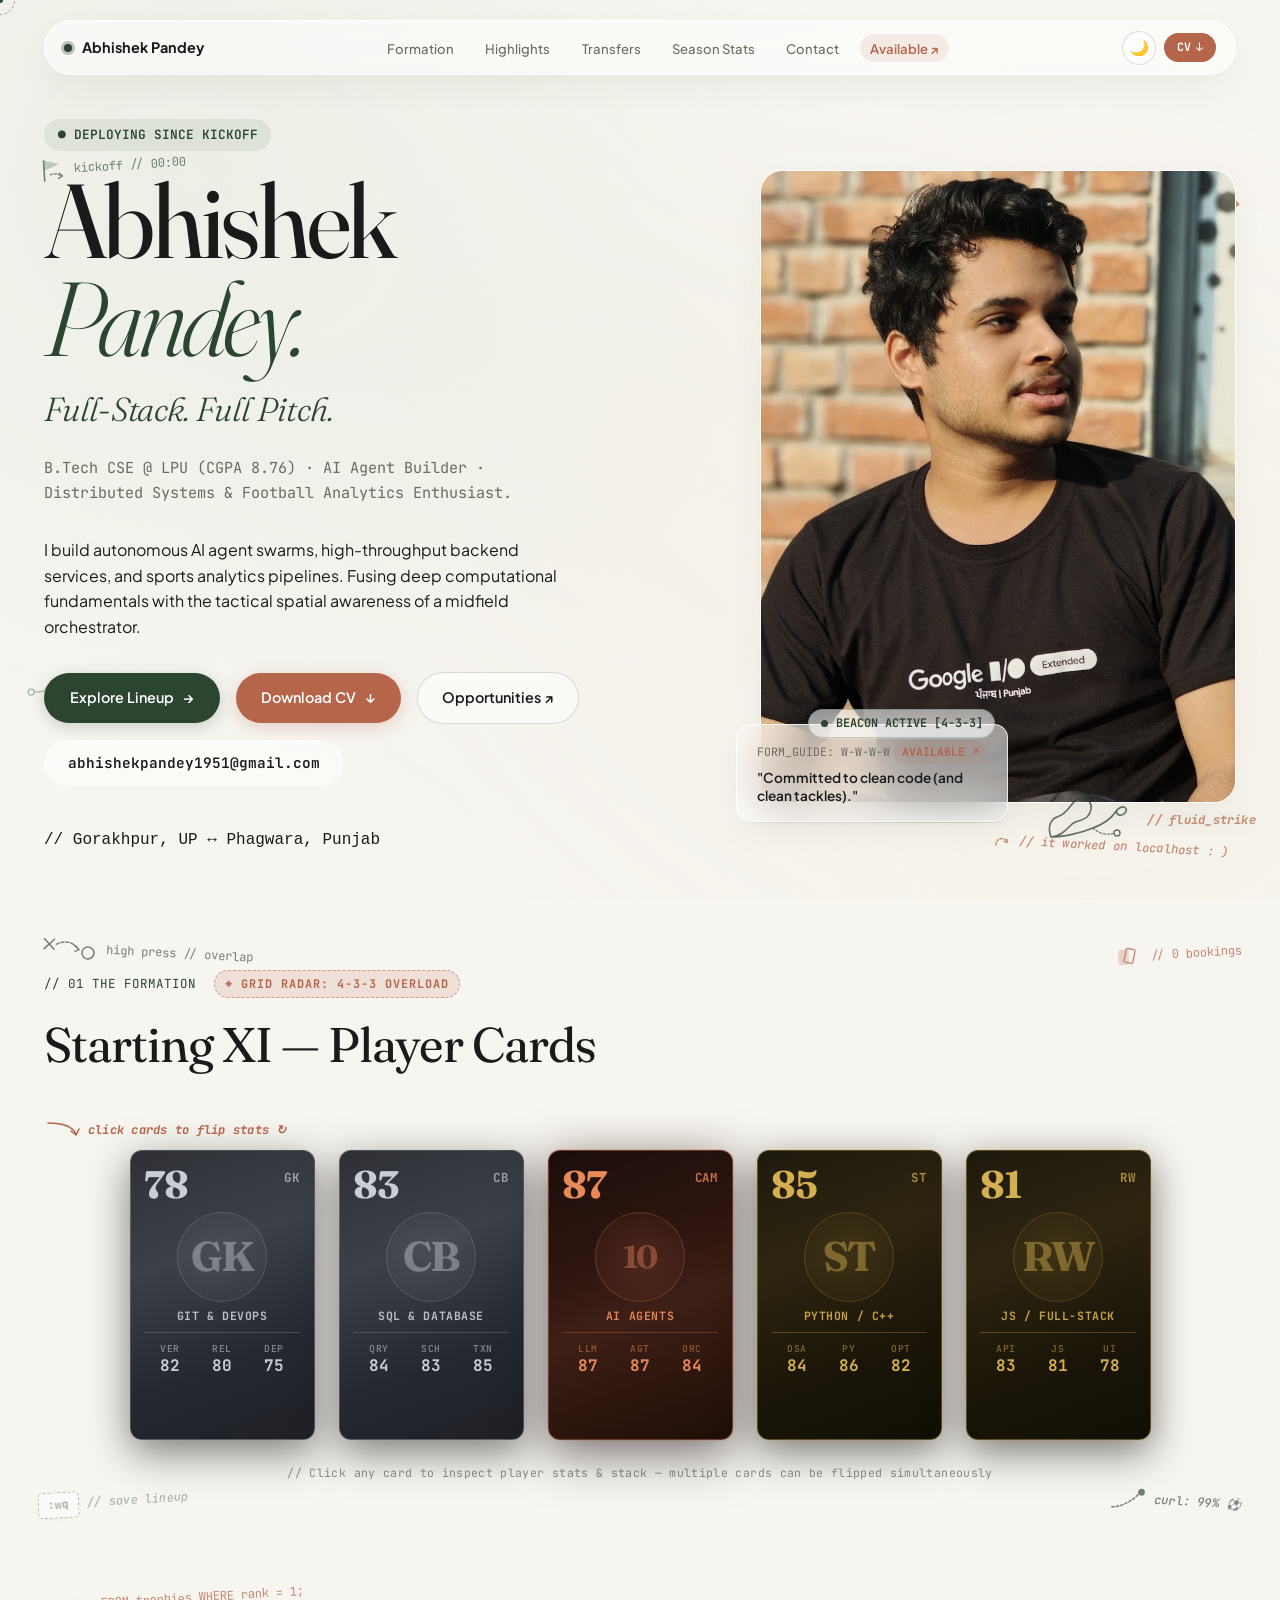
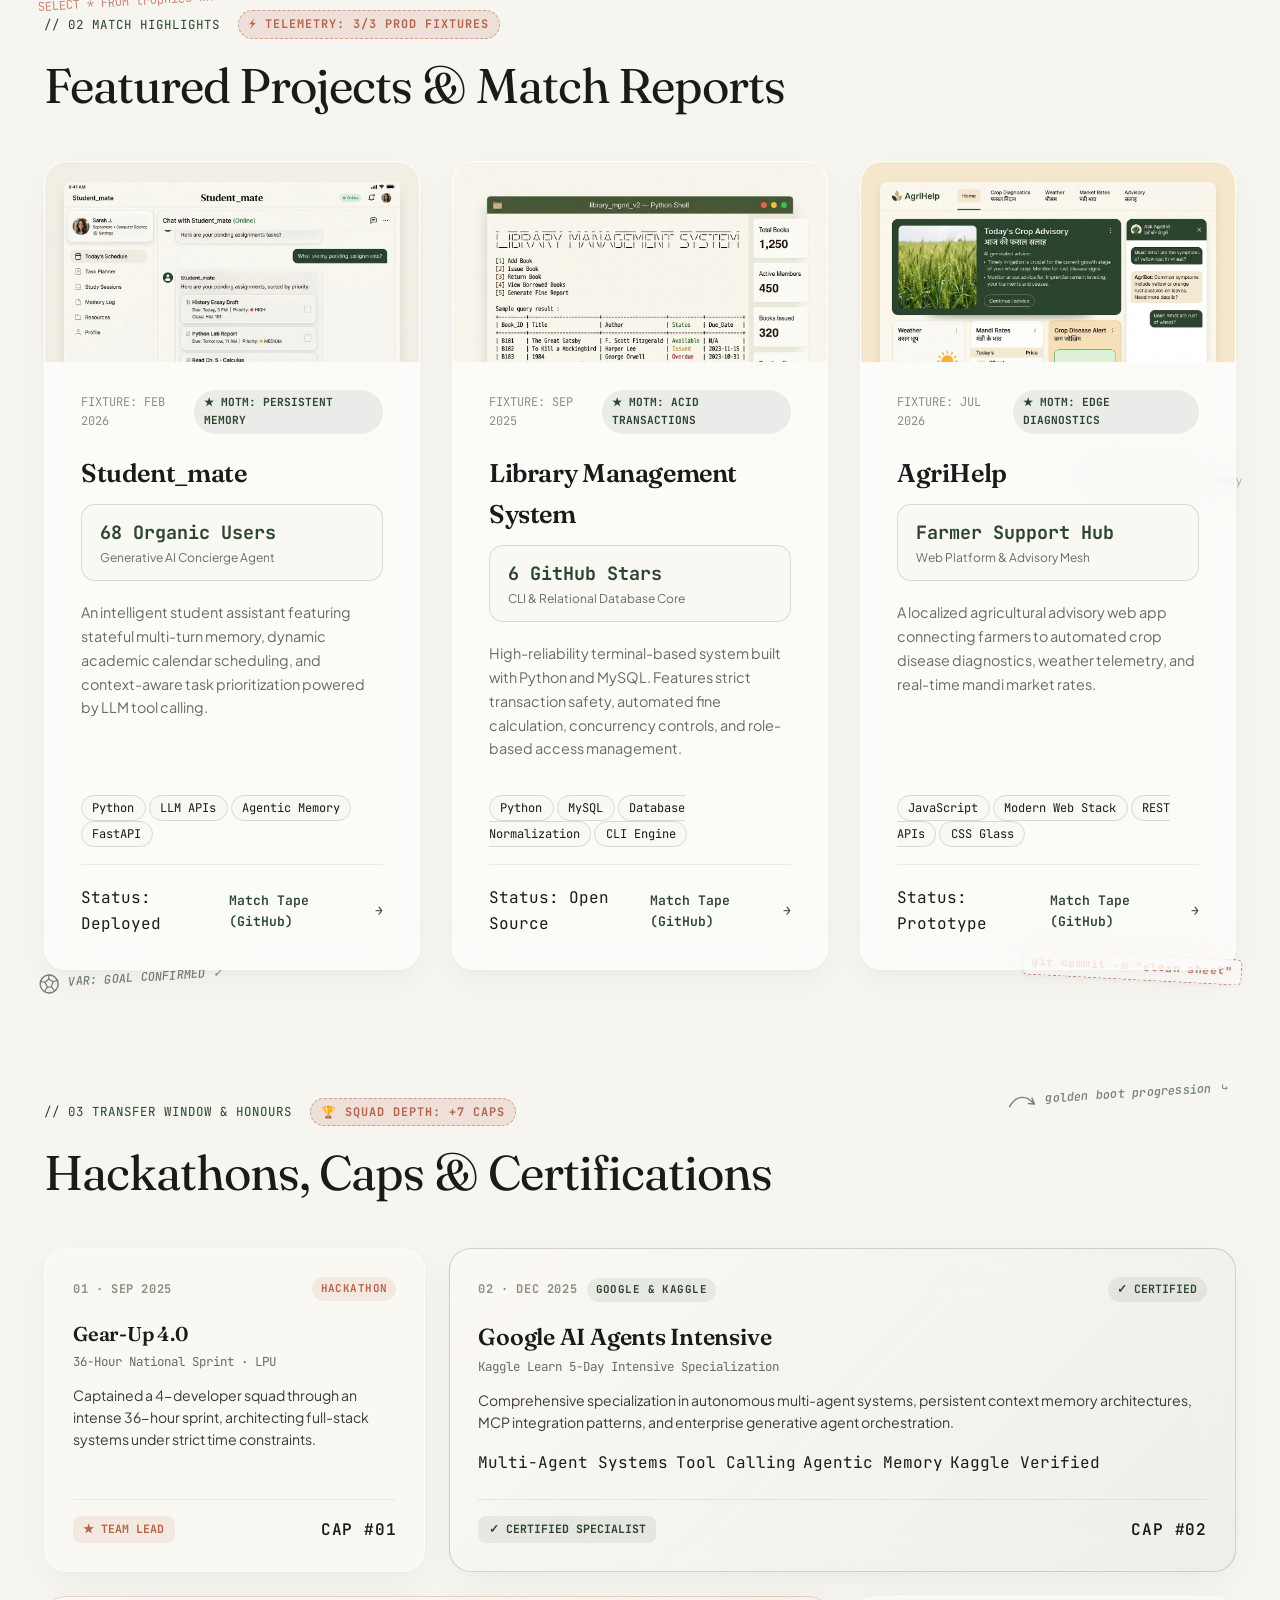
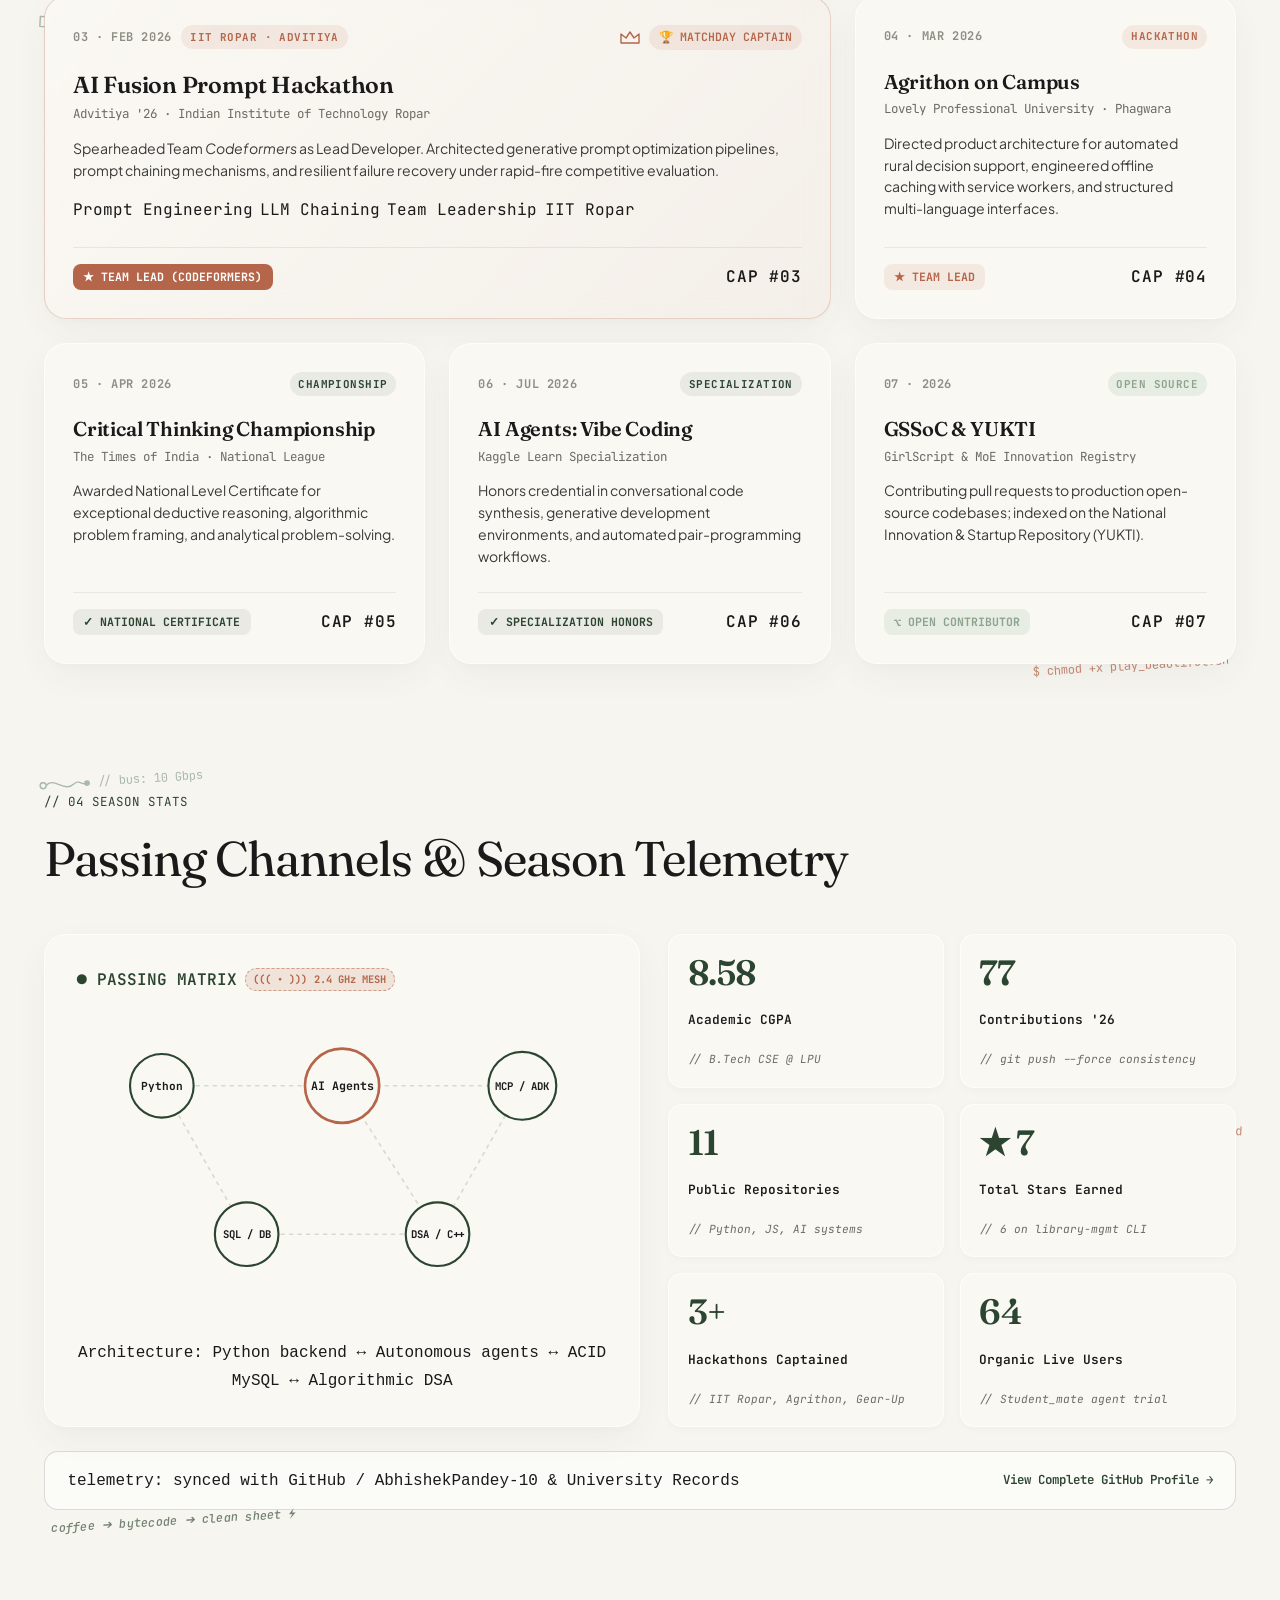
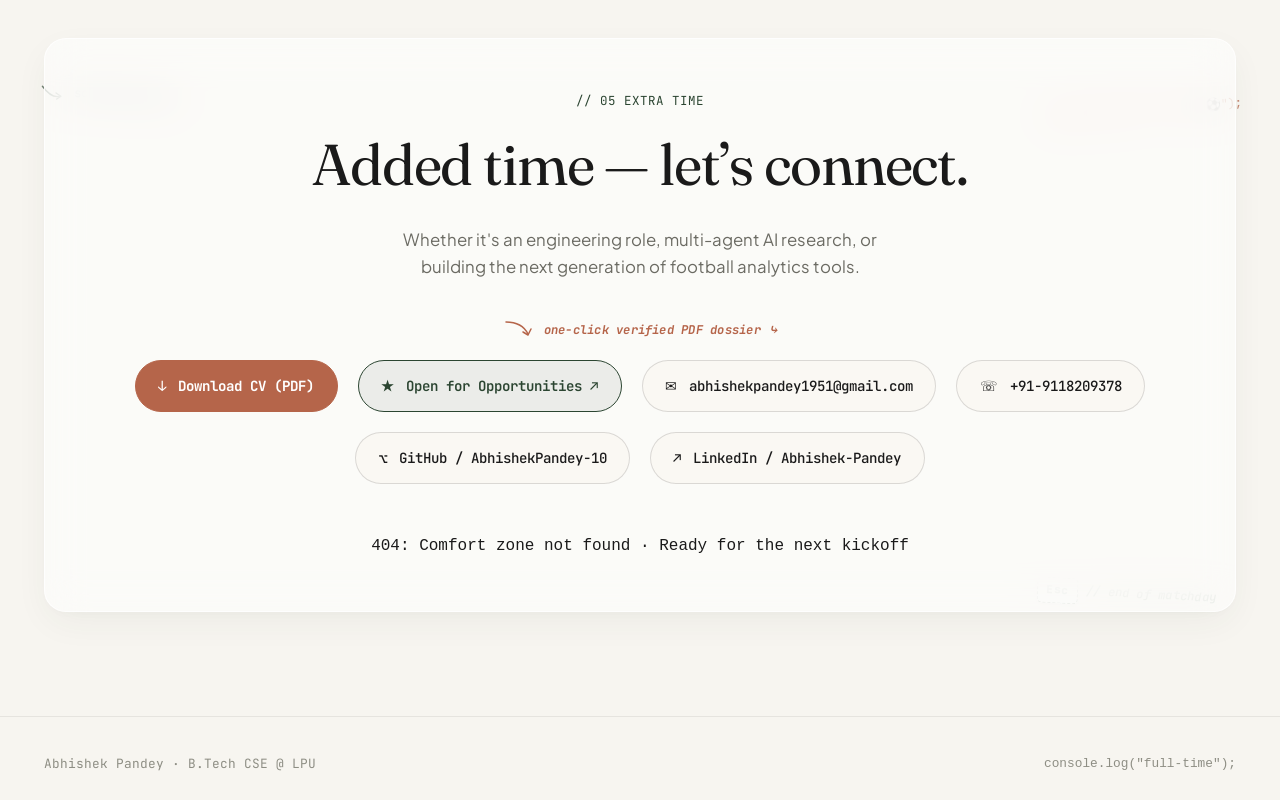
<file: index.html>
<!DOCTYPE html>
<html lang="en">
<head>
  <script async src="https://pagead2.googlesyndication.com/pagead/js/adsbygoogle.js?client=ca-pub-7910198285617268"
     crossorigin="anonymous"></script>
  <meta charset="UTF-8">
  <meta name="viewport" content="width=device-width, initial-scale=1.0">
  <title>Abhishek Pandey — The Pitch</title>
  <meta name="description" content="Personal portfolio for Abhishek Pandey — B.Tech CSE @ LPU, AI Agent Builder, Full-Stack Developer, and Football Analytics Enthusiast.">
  <link rel="stylesheet" href="style.css">
  <link rel="icon" href="data:image/svg+xml,<svg xmlns=%22http://www.w3.org/2000/svg%22 viewBox=%220 0 100 100%22><text y=%22.9em%22 font-size=%2290%22>⚽</text></svg>">
  <script>
    (function() {
      const saved = localStorage.getItem('portfolio-theme');
      if (saved === 'dark') {
        document.documentElement.setAttribute('data-theme', 'dark');
      } else {
        document.documentElement.setAttribute('data-theme', 'light');
      }
    })();
  </script>
</head>
<body>

  <!-- Ambient Mesh Backdrop -->
  <div class="ambient-mesh" aria-hidden="true"></div>

  <!-- Custom Cursor -->
  <div class="custom-cursor" id="customCursor" aria-hidden="true">
    <div class="cursor-dot"></div>
    <div class="cursor-ring"></div>
  </div>

  <!-- Toast Notification -->
  <div class="pitch-toast" id="pitchToast">Tactical link copied to clipboard</div>

  <!-- Top Scroll Progress Indicator Bar -->
  <div id="scrollProgressBar" class="scroll-progress-bar" aria-hidden="true"></div>

  <!-- Sticky Header -->
  <header class="pitch-header">
    <div class="container">
      <nav class="nav-wrapper">
        <a href="#hero" class="brand-badge">
          <span class="pitch-dot"></span>
          <span>Abhishek Pandey</span>
        </a>

        <ul class="nav-links">
          <li><a href="#formation" class="nav-link">Formation</a></li>
          <li><a href="#highlights" class="nav-link">Highlights</a></li>
          <li><a href="#transfers" class="nav-link">Transfers</a></li>
          <li><a href="#season-stats" class="nav-link">Season Stats</a></li>
          <li><a href="#extratime" class="nav-link">Contact</a></li>
          <li><a href="opportunities.html" class="nav-link nav-link--available" title="View Scouting Dossier & Open Roles">Available ↗</a></li>
        </ul>

        <div class="nav-actions">
          <button id="themeToggle" class="theme-toggle-btn" aria-label="Toggle Night/Day match mode" title="Switch dark/light theme">
            <span class="theme-toggle-icon">🌙</span>
          </button>

          <a href="assets/Abhishek_Pandey_CV.pdf" download="Abhishek_Pandey_CV.pdf" target="_blank" class="nav-cv-btn font-mono" title="Download CV (PDF)">
            <span>CV</span>
            <span>↓</span>
          </a>
        </div>
      </nav>
    </div>
  </header>

  <main>
    <!-- ==========================================================================
         1. HERO SECTION
         ========================================================================== -->
    <section id="hero" class="hero-section">
      <!-- Background Tactical & Dev Doodles Layer -->
      <div class="doodle-layer" aria-hidden="true">
        <!-- 1. Corner flag & kickoff doodle -->
        <div class="bg-doodle doodle-rot-neg" style="top: 8%; left: 3%;">
          <svg class="doodle-svg" width="28" height="28" viewBox="0 0 28 28">
            <line x1="6" y1="4" x2="6" y2="24" stroke-width="1.6"/>
            <polygon points="6,4 20,8 6,13" fill="currentColor" opacity="0.35" stroke-width="1.2"/>
            <path d="M 12 18 Q 18 16 23 20" stroke-width="1.4" stroke-dasharray="2 2"/>
            <polyline points="21,17 24,20 20,22" stroke-width="1.4"/>
          </svg>
          <span>kickoff // 00:00</span>
        </div>

        <!-- 2. Dev keycap doodle -->
        <div class="bg-doodle bg-doodle--terracotta doodle-rot-pos" style="top: 12%; right: 3%;">
          <span class="doodle-kbd">⌘ + K</span>
          <span class="doodle-pun">tactical palette</span>
          <svg class="doodle-svg" width="22" height="14" viewBox="0 0 22 14">
            <path d="M 2 10 Q 10 2 18 8" stroke-width="1.3"/>
            <polyline points="15,4 19,8 15,11" stroke-width="1.3"/>
          </svg>
        </div>

        <!-- 3. Circuit trace with USB/Nodes -->
        <div class="bg-doodle bg-doodle--sage doodle-rot-neg" style="top: 72%; left: 2%;">
          <svg class="doodle-svg" width="54" height="22" viewBox="0 0 54 22">
            <circle cx="5" cy="11" r="3" stroke-width="1.3"/>
            <line x1="8" y1="11" x2="18" y2="11" stroke-width="1.3"/>
            <path d="M 18 11 L 22 5 L 30 5 L 34 11" stroke-width="1.3"/>
            <rect x="34" y="7" width="12" height="8" rx="2" stroke-width="1.3"/>
            <circle cx="50" cy="11" r="2" fill="currentColor"/>
          </svg>
          <span>// 127.0.0.1:8000</span>
        </div>

        <!-- 4. Dev Pun -->
        <div class="bg-doodle bg-doodle--terracotta doodle-rot-pos" style="bottom: 6%; right: 4%;">
          <svg class="doodle-svg" width="18" height="18" viewBox="0 0 18 18">
            <path d="M 3 13 C 3 6, 10 4, 14 9" stroke-width="1.4" stroke-dasharray="2 2"/>
            <polyline points="11,9 14,10 14,7" stroke-width="1.4"/>
          </svg>
          <span class="doodle-pun">// it worked on localhost : )</span>
        </div>
      </div>

      <div class="container">
        <div class="hero-grid">
          
          <!-- Left: Editorial Headline & Bio -->
          <div class="hero-content">
            <div class="hero-tag font-mono">
              <span>●</span>
              <span>DEPLOYING SINCE KICKOFF</span>
            </div>

            <h1 class="hero-name font-serif">
              Abhishek<br>
              <em>Pandey.</em>
            </h1>

            <div class="hero-tagline font-serif">
              Full-Stack. Full Pitch.
            </div>

            <p class="hero-subhead font-mono">
              B.Tech CSE @ LPU (CGPA 8.76) · AI Agent Builder · Distributed Systems & Football Analytics Enthusiast.
            </p>

            <p class="formation-bio" style="margin-bottom: 2rem; max-width: 34rem;">
              I build autonomous AI agent swarms, high-throughput backend services, and sports analytics pipelines. Fusing deep computational fundamentals with the tactical spatial awareness of a midfield orchestrator.
            </p>

            <div class="hero-cta-group">
              <a href="#formation" class="btn-primary magnetic-btn">
                <span>Explore Lineup</span>
                <span>→</span>
              </a>
              <a href="assets/Abhishek_Pandey_CV.pdf" download="Abhishek_Pandey_CV.pdf" target="_blank" class="btn-cv magnetic-btn">
                <span>Download CV</span>
                <span>↓</span>
              </a>
              <a href="opportunities.html" class="btn-secondary magnetic-btn">
                <span>Opportunities ↗</span>
              </a>
              <button class="btn-secondary contact-pill-copy" onclick="copyContact('abhishekpandey1951@gmail.com', 'Email')">
                <span class="font-mono text-xs">abhishekpandey1951@gmail.com</span>
              </button>
            </div>

            <div class="font-mono text-xs text-muted">
              <code>// Gorakhpur, UP ↔ Phagwara, Punjab</code>
            </div>
          </div>

          <!-- Right: Treated Duotone Portrait & Glass Badge -->
          <div class="hero-visual-wrapper">
            <div class="portrait-container">
              <img 
                src="assets/abhishek_portrait.jpg" 
                alt="Abhishek Pandey" 
                class="portrait-img"
              >
            </div>

            <div class="hero-glass-badge">
              <!-- Tactical Scout Beacon Signal -->
              <div class="stroke-signaling signal-beacon" style="position: absolute; top: -16px; right: 12px; z-index: 10;">
                <span class="beacon-pulse"></span>
                <span class="font-mono text-xs" style="color: var(--accent-forest); font-weight: 700;">BEACON ACTIVE [4-3-3]</span>
              </div>

              <div class="badge-header font-mono">
                <span>FORM_GUIDE: W-W-W-W</span>
                <a href="opportunities.html" class="badge-status badge-status--link" title="Inspect transfer dossier & roles">AVAILABLE ↗</a>
              </div>
              <div class="badge-text">
                "Committed to clean code (and clean tackles)."
              </div>
            </div>

            <!-- Single-Stroke Continuous Kicker & Trajectory -->
            <div class="stroke-signaling single-stroke-figure" style="position: absolute; bottom: -44px; right: -20px; z-index: 4;" title="Single-stroke strike">
              <svg class="single-stroke-svg" width="96" height="52" viewBox="0 0 96 52">
                <path d="M 8 42 C 16 42, 22 36, 28 30 C 32 25, 38 27, 44 22 C 48 18, 50 11, 46 6 C 42 1, 34 3, 30 8 C 26 13, 22 20, 14 22 C 8 24, 4 32, 8 42 C 20 42, 38 38, 50 33 C 62 28, 68 24, 74 15 M 74 15 C 80 9, 86 13, 82 18 C 78 22, 72 20, 74 15" stroke-width="1.6"/>
                <path d="M 50 33 Q 60 42 72 38" stroke-width="1.2" stroke-dasharray="2 2"/>
                <circle cx="74" cy="38" r="3" stroke-width="1.4"/>
              </svg>
              <span class="signal-callout-text font-mono text-xs">// fluid_strike</span>
            </div>
          </div>

        </div>
      </div>
    </section>

    <!-- ==========================================================================
         2. THE FORMATION (FIFA Player Cards)
         ========================================================================== -->
    <section id="formation" class="section">
      <!-- Background Tactical & Dev Doodles Layer -->
      <div class="doodle-layer" aria-hidden="true">
        <!-- 5. Tactical X & O High Press vector -->
        <div class="bg-doodle doodle-rot-pos" style="top: 5%; left: 3%;">
          <svg class="doodle-svg" width="60" height="30" viewBox="0 0 60 30">
            <line x1="6" y1="6" x2="16" y2="16" stroke-width="1.6"/>
            <line x1="16" y1="6" x2="6" y2="16" stroke-width="1.6"/>
            <path d="M 18 11 Q 30 4 40 14" stroke-width="1.4" stroke-dasharray="3 2"/>
            <polyline points="36,11 41,15 37,17" stroke-width="1.4"/>
            <circle cx="50" cy="18" r="6" stroke-width="1.6"/>
          </svg>
          <span>high press // overlap</span>
        </div>

        <!-- 6. Referee Yellow & Red cards -->
        <div class="bg-doodle bg-doodle--terracotta doodle-rot-neg" style="top: 6%; right: 3%;">
          <svg class="doodle-svg" width="26" height="22" viewBox="0 0 26 22">
            <rect x="2" y="3" width="9" height="14" rx="1.5" stroke-width="1.4" fill="currentColor" opacity="0.3"/>
            <rect x="8" y="2" width="9" height="14" rx="1.5" stroke-width="1.4" transform="rotate(15 13 9)"/>
          </svg>
          <span>// 0 bookings</span>
        </div>

        <!-- 7. Vim save keycap -->
        <div class="bg-doodle bg-doodle--sage doodle-rot-neg" style="bottom: 5%; left: 3%;">
          <span class="doodle-kbd">:wq</span>
          <span class="doodle-pun">// save lineup</span>
        </div>

        <!-- 8. Free-kick curling arc -->
        <div class="bg-doodle doodle-rot-pos" style="bottom: 5%; right: 3%;">
          <svg class="doodle-svg" width="38" height="24" viewBox="0 0 38 24">
            <path d="M 4 20 C 14 20, 26 12, 32 4" stroke-width="1.4" stroke-dasharray="2.5 2"/>
            <circle cx="33" cy="4" r="2.5" fill="currentColor"/>
          </svg>
          <span class="doodle-pun">curl: 99% ⚽</span>
        </div>
      </div>

      <div class="container">
        
        <div class="section-header">
          <div class="section-label">
            <span>// 01</span>
            <span>THE FORMATION</span>
            <span class="signal-radar-tag font-mono" style="margin-left: 0.6rem;">
              <span>⌖</span>
              <span>GRID RADAR: 4-3-3 OVERLOAD</span>
            </span>
          </div>
          <h2 class="section-title font-serif">Starting XI — Player Cards</h2>
        </div>

        <!-- Single-Stroke Card Flip Signaling Callout -->
        <div class="stroke-signaling" style="position: relative; margin-bottom: 0.6rem; justify-content: flex-end;">
          <svg class="single-stroke-svg" width="36" height="20" viewBox="0 0 36 20" style="color: var(--accent-terracotta);">
            <path d="M 4 3 C 16 3, 28 5, 32 14" stroke-width="1.6"/>
            <polyline points="27,11 32,15 35,9" stroke-width="1.6"/>
          </svg>
          <span class="signal-callout-text font-mono">click cards to flip stats ↻</span>
        </div>

        <div class="fifa-grid">

          <!-- Card 1: GK — Silver -->
          <div class="fifa-card fifa-card--silver" data-pos="gk" onclick="flipCard(this)" tabindex="0" role="button" aria-label="Toggle Git & DevOps player card">
            <div class="fifa-card-inner">
              <div class="fifa-card-front">
                <div class="fifa-card-shine"></div>
                <div class="fifa-card-top">
                  <div class="fifa-card-rating font-serif">78</div>
                  <div class="fifa-card-pos font-mono">GK</div>
                </div>
                <div class="fifa-card-center">
                  <div class="fifa-card-emblem">
                    <span class="fifa-card-emblem-pos">GK</span>
                  </div>
                </div>
                <div class="fifa-card-bottom">
                  <div class="fifa-card-name font-mono">GIT &amp; DEVOPS</div>
                  <div class="fifa-card-divider"></div>
                  <div class="fifa-card-stats">
                    <div class="fifa-stat font-mono"><span>VER</span><span>82</span></div>
                    <div class="fifa-stat font-mono"><span>REL</span><span>80</span></div>
                    <div class="fifa-stat font-mono"><span>DEP</span><span>75</span></div>
                  </div>
                </div>
                <div class="fifa-card-hint font-mono">click to flip</div>
              </div>
              <div class="fifa-card-back">
                <div class="fifa-back-pos font-mono">GK · #01</div>
                <h3 class="fifa-back-title font-serif">Reliability, Safety Net &amp; DevOps</h3>
                <p class="fifa-back-desc font-mono">Last line of defense. Deterministic builds, clean Git workflows, robust CI/CD checks, and zero-downtime stability.</p>
                <div class="fifa-back-pills">
                  <span class="fifa-pill">Git &amp; GitHub</span>
                  <span class="fifa-pill">DevOps Habits</span>
                  <span class="fifa-pill">Linux / Bash</span>
                  <span class="fifa-pill">VS Code</span>
                  <span class="fifa-pill">Auto Testing</span>
                </div>
                <div class="fifa-back-hint font-mono">click to flip back</div>
              </div>
            </div>
          </div>

          <!-- Card 2: CB — Silver -->
          <div class="fifa-card fifa-card--silver" data-pos="def" onclick="flipCard(this)" tabindex="0" role="button" aria-label="Toggle SQL & Database player card">
            <div class="fifa-card-inner">
              <div class="fifa-card-front">
                <div class="fifa-card-shine"></div>
                <div class="fifa-card-top">
                  <div class="fifa-card-rating font-serif">83</div>
                  <div class="fifa-card-pos font-mono">CB</div>
                </div>
                <div class="fifa-card-center">
                  <div class="fifa-card-emblem">
                    <span class="fifa-card-emblem-pos">CB</span>
                  </div>
                </div>
                <div class="fifa-card-bottom">
                  <div class="fifa-card-name font-mono">SQL &amp; DATABASE</div>
                  <div class="fifa-card-divider"></div>
                  <div class="fifa-card-stats">
                    <div class="fifa-stat font-mono"><span>QRY</span><span>84</span></div>
                    <div class="fifa-stat font-mono"><span>SCH</span><span>83</span></div>
                    <div class="fifa-stat font-mono"><span>TXN</span><span>85</span></div>
                  </div>
                </div>
                <div class="fifa-card-hint font-mono">click to flip</div>
              </div>
              <div class="fifa-card-back">
                <div class="fifa-back-pos font-mono">CB · #04</div>
                <h3 class="fifa-back-title font-serif">Relational Foundations &amp; SQL Architecture</h3>
                <p class="fifa-back-desc font-mono">Uncompromising structural integrity. ACID transactions, index optimization, normalized schemas, rock-solid data layers.</p>
                <div class="fifa-back-pills">
                  <span class="fifa-pill">SQL</span>
                  <span class="fifa-pill">MySQL</span>
                  <span class="fifa-pill">DB Normalization</span>
                  <span class="fifa-pill">Relational Schemas</span>
                  <span class="fifa-pill">Transactions</span>
                </div>
                <div class="fifa-back-hint font-mono">click to flip back</div>
              </div>
            </div>
          </div>

          <!-- Card 3: CAM — Special (Star Player) -->
          <div class="fifa-card fifa-card--special" data-pos="mid" onclick="flipCard(this)" tabindex="0" role="button" aria-label="Toggle AI Agents player card">
            <div class="fifa-card-inner">
              <div class="fifa-card-front">
                <div class="fifa-card-shine"></div>
                <div class="fifa-card-top">
                  <div class="fifa-card-rating font-serif">87</div>
                  <div class="fifa-card-pos font-mono">CAM</div>
                </div>
                <div class="fifa-card-center">
                  <div class="fifa-card-emblem">
                    <span class="fifa-card-emblem-pos">10</span>
                  </div>
                </div>
                <div class="fifa-card-bottom">
                  <div class="fifa-card-name font-mono">AI AGENTS</div>
                  <div class="fifa-card-divider"></div>
                  <div class="fifa-card-stats">
                    <div class="fifa-stat font-mono"><span>LLM</span><span>87</span></div>
                    <div class="fifa-stat font-mono"><span>AGT</span><span>87</span></div>
                    <div class="fifa-stat font-mono"><span>ORC</span><span>84</span></div>
                  </div>
                </div>
                <div class="fifa-card-hint font-mono">click to flip</div>
              </div>
              <div class="fifa-card-back">
                <div class="fifa-back-pos font-mono">CAM · #10 · ★ STAR</div>
                <h3 class="fifa-back-title font-serif">Autonomous AI Agents &amp; Orchestration</h3>
                <p class="fifa-back-desc font-mono">Creative nucleus. Multi-agent swarms, Model Context Protocol, tool-augmented sandboxes, vector embeddings.</p>
                <div class="fifa-back-pills">
                  <span class="fifa-pill">AI Agents</span>
                  <span class="fifa-pill">MCP</span>
                  <span class="fifa-pill">ADK</span>
                  <span class="fifa-pill">Antigravity</span>
                  <span class="fifa-pill">LangChain</span>
                  <span class="fifa-pill">Prompt Eng.</span>
                </div>
                <div class="fifa-back-hint font-mono">click to flip back</div>
              </div>
            </div>
          </div>

          <!-- Card 4: ST — Gold -->
          <div class="fifa-card fifa-card--gold" data-pos="st" onclick="flipCard(this)" tabindex="0" role="button" aria-label="Toggle Python & C++ player card">
            <div class="fifa-card-inner">
              <div class="fifa-card-front">
                <div class="fifa-card-shine"></div>
                <div class="fifa-card-top">
                  <div class="fifa-card-rating font-serif">85</div>
                  <div class="fifa-card-pos font-mono">ST</div>
                </div>
                <div class="fifa-card-center">
                  <div class="fifa-card-emblem">
                    <span class="fifa-card-emblem-pos">ST</span>
                  </div>
                </div>
                <div class="fifa-card-bottom">
                  <div class="fifa-card-name font-mono">PYTHON / C++</div>
                  <div class="fifa-card-divider"></div>
                  <div class="fifa-card-stats">
                    <div class="fifa-stat font-mono"><span>DSA</span><span>84</span></div>
                    <div class="fifa-stat font-mono"><span>PY</span><span>86</span></div>
                    <div class="fifa-stat font-mono"><span>OPT</span><span>82</span></div>
                  </div>
                </div>
                <div class="fifa-card-hint font-mono">click to flip</div>
              </div>
              <div class="fifa-card-back">
                <div class="fifa-back-pos font-mono">ST · #09</div>
                <h3 class="fifa-back-title font-serif">High-Impact Computational Engineering</h3>
                <p class="fifa-back-desc font-mono">Clinical problem-solving. Python, C++, Data Structures &amp; Algorithms, rapid conversion of complex problems into clean code.</p>
                <div class="fifa-back-pills">
                  <span class="fifa-pill">Python</span>
                  <span class="fifa-pill">C++</span>
                  <span class="fifa-pill">DSA</span>
                  <span class="fifa-pill">OOP</span>
                  <span class="fifa-pill">Codeforces</span>
                  <span class="fifa-pill">LeetCode</span>
                </div>
                <div class="fifa-back-hint font-mono">click to flip back</div>
              </div>
            </div>
          </div>

          <!-- Card 5: RW — Gold -->
          <div class="fifa-card fifa-card--gold" data-pos="rw" onclick="flipCard(this)" tabindex="0" role="button" aria-label="Toggle JavaScript & Full Stack player card">
            <div class="fifa-card-inner">
              <div class="fifa-card-front">
                <div class="fifa-card-shine"></div>
                <div class="fifa-card-top">
                  <div class="fifa-card-rating font-serif">81</div>
                  <div class="fifa-card-pos font-mono">RW</div>
                </div>
                <div class="fifa-card-center">
                  <div class="fifa-card-emblem">
                    <span class="fifa-card-emblem-pos">RW</span>
                  </div>
                </div>
                <div class="fifa-card-bottom">
                  <div class="fifa-card-name font-mono">JS / FULL-STACK</div>
                  <div class="fifa-card-divider"></div>
                  <div class="fifa-card-stats">
                    <div class="fifa-stat font-mono"><span>API</span><span>83</span></div>
                    <div class="fifa-stat font-mono"><span>JS</span><span>81</span></div>
                    <div class="fifa-stat font-mono"><span>UI</span><span>78</span></div>
                  </div>
                </div>
                <div class="fifa-card-hint font-mono">click to flip</div>
              </div>
              <div class="fifa-card-back">
                <div class="fifa-back-pos font-mono">RW · #07</div>
                <h3 class="fifa-back-title font-serif">Full-Stack Architecture &amp; Modern Web</h3>
                <p class="fifa-back-desc font-mono">Pace, precision, fluid interfaces. High-performance, accessible web platforms bridging complex backends with intuitive design.</p>
                <div class="fifa-back-pills">
                  <span class="fifa-pill">JavaScript</span>
                  <span class="fifa-pill">HTML5 &amp; CSS</span>
                  <span class="fifa-pill">Django / DRF</span>
                  <span class="fifa-pill">REST APIs</span>
                  <span class="fifa-pill">Glassmorphism</span>
                </div>
                <div class="fifa-back-hint font-mono">click to flip back</div>
              </div>
            </div>
          </div>

        </div><!-- /.fifa-grid -->

        <div class="fifa-grid-hint font-mono">// Click any card to inspect player stats &amp; stack — multiple cards can be flipped simultaneously</div>

      </div>
    </section>




    <!-- ==========================================================================
         3. MATCH HIGHLIGHTS (Project Cards)
         ========================================================================== -->
    <section id="highlights" class="section">
      <!-- Background Tactical & Dev Doodles Layer -->
      <div class="doodle-layer" aria-hidden="true">
        <!-- 9. SQL Query doodle -->
        <div class="bg-doodle bg-doodle--terracotta doodle-rot-neg" style="top: 4%; left: 3%;">
          <span>SELECT * FROM trophies WHERE rank = 1;</span>
        </div>

        <!-- 10. Twisted patch cable with ground -->
        <div class="bg-doodle bg-doodle--sage doodle-rot-pos" style="top: 48%; right: 3%;">
          <svg class="doodle-svg" width="46" height="20" viewBox="0 0 46 20">
            <path d="M 2 10 Q 8 2 14 10 T 26 10 T 36 10" stroke-width="1.4"/>
            <line x1="36" y1="10" x2="42" y2="10" stroke-width="1.4"/>
            <line x1="42" y1="5" x2="42" y2="15" stroke-width="1.4"/>
            <line x1="44" y1="7" x2="44" y2="13" stroke-width="1.4"/>
          </svg>
          <span>// zero latency</span>
        </div>

        <!-- 11. Minimalist Wireframe Soccer Ball + VAR -->
        <div class="bg-doodle doodle-rot-neg" style="bottom: 4%; left: 3%;">
          <svg class="doodle-svg" width="22" height="22" viewBox="0 0 22 22">
            <circle cx="11" cy="11" r="9" stroke-width="1.4"/>
            <polygon points="11,6 15,9 13,14 9,14 7,9" stroke-width="1.2"/>
            <line x1="11" y1="2" x2="11" y2="6" stroke-width="1.2"/>
            <line x1="19" y1="8" x2="15" y2="9" stroke-width="1.2"/>
            <line x1="16" y1="18" x2="13" y2="14" stroke-width="1.2"/>
            <line x1="6" y1="18" x2="9" y2="14" stroke-width="1.2"/>
            <line x1="3" y1="8" x2="7" y2="9" stroke-width="1.2"/>
          </svg>
          <span class="doodle-pun">VAR: GOAL CONFIRMED ✓</span>
        </div>

        <!-- 12. Clean sheet git commit -->
        <div class="bg-doodle bg-doodle--terracotta doodle-rot-pos" style="bottom: 5%; right: 3%;">
          <span class="doodle-kbd">git commit -m "clean sheet"</span>
        </div>
      </div>

      <div class="container">
        
        <div class="section-header">
          <div class="section-label">
            <span>// 02</span>
            <span>MATCH HIGHLIGHTS</span>
            <span class="signal-radar-tag font-mono" style="margin-left: 0.6rem;">
              <span>⚡</span>
              <span>TELEMETRY: 3/3 PROD FIXTURES</span>
            </span>
          </div>
          <h2 class="section-title font-serif">Featured Projects &amp; Match Reports</h2>
        </div>

        <div class="projects-grid">
          
          <!-- Project 1: Student_mate -->
          <article class="match-card glass-panel tilt-card">
            <!-- Single-Stroke Innovation Lightbulb Signal -->
            <div class="stroke-signaling single-stroke-figure" style="top: -24px; left: 14px;">
              <svg class="single-stroke-svg" width="26" height="26" viewBox="0 0 26 26">
                <path d="M 9 18 L 17 18 M 10 21 L 16 21 M 7 14 C 5 12, 4 9, 4 6 C 4 2.5, 8 1, 13 1 C 18 1, 22 2.5, 22 6 C 22 9, 21 12, 19 14 L 19 16 L 7 16 Z" stroke-width="1.4"/>
                <line x1="13" y1="1" x2="13" y2="-1" stroke-width="1.3"/>
              </svg>
              <span class="signal-callout-text font-mono">// core_innovation</span>
            </div>

            <div class="match-card-screenshot">
              <img src="assets/studentmate_screenshot.jpg" alt="Student_mate app interface showing AI chat with task list" class="project-screenshot" loading="lazy">
              <div class="screenshot-overlay">
                <span class="screenshot-label font-mono">LIVE PREVIEW</span>
              </div>
            </div>
            <div class="match-card-top">
              <div class="match-fixture-bar">
                <span>FIXTURE: FEB 2026</span>
                <span class="motm-badge">★ MOTM: PERSISTENT MEMORY</span>
              </div>
              <h3 class="match-title font-serif">Student_mate</h3>
              
              <div class="match-stat-callout">
                <div class="stat-headline">68 Organic Users</div>
                <div class="stat-subtext">Generative AI Concierge Agent</div>
              </div>

              <p class="match-desc">
                An intelligent student assistant featuring stateful multi-turn memory, dynamic academic calendar scheduling, and context-aware task prioritization powered by LLM tool calling.
              </p>
            </div>

            <div class="match-card-bottom">
              <div class="tactical-stack-pills" style="margin-bottom: 1.25rem;">
                <span class="stack-pill">Python</span>
                <span class="stack-pill">LLM APIs</span>
                <span class="stack-pill">Agentic Memory</span>
                <span class="stack-pill">FastAPI</span>
              </div>
              <div class="match-card-footer">
                <span class="font-mono text-xs text-muted">Status: Deployed</span>
                <a href="https://github.com/AbhishekPandey-10/Student_mate" target="_blank" rel="noopener noreferrer" class="match-link font-mono">
                  <span>Match Tape (GitHub)</span>
                  <span>→</span>
                </a>
              </div>
            </div>
          </article>

          <!-- Project 2: Library Management System -->
          <article class="match-card glass-panel tilt-card">
            <div class="match-card-screenshot">
              <img src="assets/library_mgmt_screenshot.jpg" alt="Library Management System CLI interface with MySQL records" class="project-screenshot" loading="lazy">
              <div class="screenshot-overlay">
                <span class="screenshot-label font-mono">LIVE PREVIEW</span>
              </div>
            </div>
            <div class="match-card-top">
              <div class="match-fixture-bar">
                <span>FIXTURE: SEP 2025</span>
                <span class="motm-badge">★ MOTM: ACID TRANSACTIONS</span>
              </div>
              <h3 class="match-title font-serif">Library Management System</h3>
              
              <div class="match-stat-callout">
                <div class="stat-headline">6 GitHub Stars</div>
                <div class="stat-subtext">CLI &amp; Relational Database Core</div>
              </div>

              <p class="match-desc">
                High-reliability terminal-based system built with Python and MySQL. Features strict transaction safety, automated fine calculation, concurrency controls, and role-based access management.
              </p>
            </div>

            <div class="match-card-bottom">
              <div class="tactical-stack-pills" style="margin-bottom: 1.25rem;">
                <span class="stack-pill">Python</span>
                <span class="stack-pill">MySQL</span>
                <span class="stack-pill">Database Normalization</span>
                <span class="stack-pill">CLI Engine</span>
              </div>
              <div class="match-card-footer">
                <span class="font-mono text-xs text-muted">Status: Open Source</span>
                <a href="https://github.com/AbhishekPandey-10/library-management-system" target="_blank" rel="noopener noreferrer" class="match-link font-mono">
                  <span>Match Tape (GitHub)</span>
                  <span>→</span>
                </a>
              </div>
            </div>
          </article>

          <!-- Project 3: AgriHelp -->
          <article class="match-card glass-panel tilt-card">
            <div class="match-card-screenshot">
              <img src="assets/agrihelp_screenshot.jpg" alt="AgriHelp dashboard showing crop advisory, weather and mandi rates" class="project-screenshot" loading="lazy">
              <div class="screenshot-overlay">
                <span class="screenshot-label font-mono">LIVE PREVIEW</span>
              </div>
            </div>
            <div class="match-card-top">
              <div class="match-fixture-bar">
                <span>FIXTURE: JUL 2026</span>
                <span class="motm-badge">★ MOTM: EDGE DIAGNOSTICS</span>
              </div>
              <h3 class="match-title font-serif">AgriHelp</h3>
              
              <div class="match-stat-callout">
                <div class="stat-headline">Farmer Support Hub</div>
                <div class="stat-subtext">Web Platform &amp; Advisory Mesh</div>
              </div>

              <p class="match-desc">
                A localized agricultural advisory web app connecting farmers to automated crop disease diagnostics, weather telemetry, and real-time mandi market rates.
              </p>
            </div>

            <div class="match-card-bottom">
              <div class="tactical-stack-pills" style="margin-bottom: 1.25rem;">
                <span class="stack-pill">JavaScript</span>
                <span class="stack-pill">Modern Web Stack</span>
                <span class="stack-pill">REST APIs</span>
                <span class="stack-pill">CSS Glass</span>
              </div>
              <div class="match-card-footer">
                <span class="font-mono text-xs text-muted">Status: Prototype</span>
                <a href="https://github.com/AbhishekPandey-10/AgriHelp" target="_blank" rel="noopener noreferrer" class="match-link font-mono">
                  <span>Match Tape (GitHub)</span>
                  <span>→</span>
                </a>
              </div>
            </div>
          </article>

        </div>
      </div>
    </section>

    <!-- ==========================================================================
         3. TRANSFER WINDOW & TROPHY CABINET (Chronological Bento Grid)
         ========================================================================== -->
    <section id="transfers" class="section">
      <!-- Background Tactical & Dev Doodles Layer -->
      <div class="doodle-layer" aria-hidden="true">
        <!-- 13. Curving Arrow -->
        <div class="bg-doodle doodle-rot-neg" style="top: 4%; right: 4%;">
          <svg class="doodle-svg" width="30" height="18" viewBox="0 0 30 18">
            <path d="M 2 14 C 10 2, 20 4, 26 12" stroke-width="1.4"/>
            <polyline points="21,12 27,13 25,7" stroke-width="1.4"/>
          </svg>
          <span class="doodle-pun">golden boot progression ⤷</span>
        </div>

        <!-- 14. Referee Whistle -->
        <div class="bg-doodle bg-doodle--sage doodle-rot-pos" style="top: 45%; left: 3%;">
          <svg class="doodle-svg" width="30" height="20" viewBox="0 0 30 20">
            <path d="M 2 6 L 14 6 A 6 6 0 1 1 14 16 L 2 16 Z" stroke-width="1.4"/>
            <circle cx="16" cy="11" r="2" fill="currentColor"/>
            <path d="M 24 6 C 26 9 26 13 24 16" stroke-width="1.3" stroke-dasharray="1.5 1.5"/>
            <path d="M 27 4 C 30 8 30 14 27 18" stroke-width="1.3" stroke-dasharray="1.5 1.5"/>
          </svg>
          <span>// match official verified</span>
        </div>

        <!-- 15. Shell script run -->
        <div class="bg-doodle bg-doodle--terracotta doodle-rot-neg" style="bottom: 4%; right: 4%;">
          <span>$ chmod +x play_beautiful.sh</span>
        </div>
      </div>

      <div class="container">
        
        <div class="section-header">
          <div class="section-label">
            <span>// 03</span>
            <span>TRANSFER WINDOW &amp; HONOURS</span>
            <span class="signal-radar-tag font-mono" style="margin-left: 0.6rem;">
              <span>🏆</span>
              <span>SQUAD DEPTH: +7 CAPS</span>
            </span>
          </div>
          <h2 class="section-title font-serif">Hackathons, Caps &amp; Certifications</h2>
        </div>

        <!-- Chronological Bento Grid (Asymmetric 3-Column Layout) -->
        <div class="bento-trophy-grid">
          
          <!-- 1. Sep 2025: Gear-Up 4.0 Hackathon (1 col) -->
          <div class="bento-card bento-card--sm glass-panel">
            <div class="bento-card-header">
              <span class="bento-timeline-badge font-mono">01 · SEP 2025</span>
              <span class="bento-type-tag bento-type--hackathon font-mono">HACKATHON</span>
            </div>
            <div class="bento-card-body">
              <h3 class="bento-card-title font-serif">Gear-Up 4.0</h3>
              <p class="bento-card-venue font-mono text-xs text-muted">36-Hour National Sprint · LPU</p>
              <p class="bento-card-desc">
                Captained a 4-developer squad through an intense 36-hour sprint, architecting full-stack systems under strict time constraints.
              </p>
            </div>
            <div class="bento-card-footer">
              <span class="bento-role-pill font-mono">★ TEAM LEAD</span>
              <span class="bento-cap-num font-mono text-xs text-muted">CAP #01</span>
            </div>
          </div>

          <!-- 2. Dec 2025: Google AI Agents Intensive (2 cols - Featured Hero) -->
          <div class="bento-card bento-card--lg glass-panel bento-card--featured-google">
            <div class="bento-card-header">
              <div class="bento-header-left">
                <span class="bento-timeline-badge font-mono">02 · DEC 2025</span>
                <span class="bento-type-tag bento-type--cert font-mono">GOOGLE &amp; KAGGLE</span>
              </div>
              <span class="bento-status-pill font-mono">✓ CERTIFIED</span>
            </div>
            <div class="bento-card-body">
              <h3 class="bento-card-title font-serif">Google AI Agents Intensive</h3>
              <p class="bento-card-venue font-mono text-xs text-muted">Kaggle Learn 5-Day Intensive Specialization</p>
              <p class="bento-card-desc">
                Comprehensive specialization in autonomous multi-agent systems, persistent context memory architectures, MCP integration patterns, and enterprise generative agent orchestration.
              </p>
              <div class="bento-card-tags">
                <span class="tag-chip font-mono">Multi-Agent Systems</span>
                <span class="tag-chip font-mono">Tool Calling</span>
                <span class="tag-chip font-mono">Agentic Memory</span>
                <span class="tag-chip font-mono">Kaggle Verified</span>
              </div>
            </div>
            <div class="bento-card-footer">
              <span class="bento-role-pill bento-role--cert font-mono">✓ CERTIFIED SPECIALIST</span>
              <span class="bento-cap-num font-mono text-xs text-muted">CAP #02</span>
            </div>
          </div>

          <!-- 3. Feb 2026: AI Fusion Prompt Hackathon (2 cols - Featured Captain Hero) -->
          <div class="bento-card bento-card--lg glass-panel bento-card--featured-lead">
            <div class="bento-card-header">
              <div class="bento-header-left">
                <span class="bento-timeline-badge font-mono">03 · FEB 2026</span>
                <span class="bento-type-tag bento-type--hackathon font-mono">IIT ROPAR · ADVITIYA</span>
              </div>
              <div style="display: flex; align-items: center; gap: 0.5rem;">
                <svg class="single-stroke-svg" width="22" height="15" viewBox="0 0 22 15" style="color: var(--accent-terracotta);">
                  <path d="M 2 13 L 2 4 L 7 8 L 11 2 L 15 8 L 20 4 L 20 13 Z" stroke-width="1.4"/>
                </svg>
                <span class="bento-status-pill bento-status--trophy font-mono">🏆 MATCHDAY CAPTAIN</span>
              </div>
            </div>
            <div class="bento-card-body">
              <h3 class="bento-card-title font-serif">AI Fusion Prompt Hackathon</h3>
              <p class="bento-card-venue font-mono text-xs text-muted">Advitiya '26 · Indian Institute of Technology Ropar</p>
              <p class="bento-card-desc">
                Spearheaded Team <em>Codeformers</em> as Lead Developer. Architected generative prompt optimization pipelines, prompt chaining mechanisms, and resilient failure recovery under rapid-fire competitive evaluation.
              </p>
              <div class="bento-card-tags">
                <span class="tag-chip font-mono">Prompt Engineering</span>
                <span class="tag-chip font-mono">LLM Chaining</span>
                <span class="tag-chip font-mono">Team Leadership</span>
                <span class="tag-chip font-mono">IIT Ropar</span>
              </div>
            </div>
            <div class="bento-card-footer">
              <span class="bento-role-pill bento-role--lead font-mono">★ TEAM LEAD (CODEFORMERS)</span>
              <span class="bento-cap-num font-mono text-xs text-muted">CAP #03</span>
            </div>
          </div>

          <!-- 4. Mar 2026: Agrithon on Campus (1 col) -->
          <div class="bento-card bento-card--sm glass-panel">
            <div class="bento-card-header">
              <span class="bento-timeline-badge font-mono">04 · MAR 2026</span>
              <span class="bento-type-tag bento-type--hackathon font-mono">HACKATHON</span>
            </div>
            <div class="bento-card-body">
              <h3 class="bento-card-title font-serif">Agrithon on Campus</h3>
              <p class="bento-card-venue font-mono text-xs text-muted">Lovely Professional University · Phagwara</p>
              <p class="bento-card-desc">
                Directed product architecture for automated rural decision support, engineered offline caching with service workers, and structured multi-language interfaces.
              </p>
            </div>
            <div class="bento-card-footer">
              <span class="bento-role-pill font-mono">★ TEAM LEAD</span>
              <span class="bento-cap-num font-mono text-xs text-muted">CAP #04</span>
            </div>
          </div>

          <!-- 5. Apr 2026: Times Critical Thinking Championship (1 col) -->
          <div class="bento-card bento-card--sm glass-panel">
            <div class="bento-card-header">
              <span class="bento-timeline-badge font-mono">05 · APR 2026</span>
              <span class="bento-type-tag bento-type--cert font-mono">CHAMPIONSHIP</span>
            </div>
            <div class="bento-card-body">
              <h3 class="bento-card-title font-serif">Critical Thinking Championship</h3>
              <p class="bento-card-venue font-mono text-xs text-muted">The Times of India · National League</p>
              <p class="bento-card-desc">
                Awarded National Level Certificate for exceptional deductive reasoning, algorithmic problem framing, and analytical problem-solving.
              </p>
            </div>
            <div class="bento-card-footer">
              <span class="bento-role-pill bento-role--cert font-mono">✓ NATIONAL CERTIFICATE</span>
              <span class="bento-cap-num font-mono text-xs text-muted">CAP #05</span>
            </div>
          </div>

          <!-- 6. Jul 2026: AI Agents Vibe Coding (1 col) -->
          <div class="bento-card bento-card--sm glass-panel">
            <div class="bento-card-header">
              <span class="bento-timeline-badge font-mono">06 · JUL 2026</span>
              <span class="bento-type-tag bento-type--cert font-mono">SPECIALIZATION</span>
            </div>
            <div class="bento-card-body">
              <h3 class="bento-card-title font-serif">AI Agents: Vibe Coding</h3>
              <p class="bento-card-venue font-mono text-xs text-muted">Kaggle Learn Specialization</p>
              <p class="bento-card-desc">
                Honors credential in conversational code synthesis, generative development environments, and automated pair-programming workflows.
              </p>
            </div>
            <div class="bento-card-footer">
              <span class="bento-role-pill bento-role--cert font-mono">✓ SPECIALIZATION HONORS</span>
              <span class="bento-cap-num font-mono text-xs text-muted">CAP #06</span>
            </div>
          </div>

          <!-- 7. 2026: GSSoC 2026 & YUKTI (1 col) -->
          <div class="bento-card bento-card--sm glass-panel">
            <div class="bento-card-header">
              <span class="bento-timeline-badge font-mono">07 · 2026</span>
              <span class="bento-type-tag bento-type--opensource font-mono">OPEN SOURCE</span>
            </div>
            <div class="bento-card-body">
              <h3 class="bento-card-title font-serif">GSSoC &amp; YUKTI</h3>
              <p class="bento-card-venue font-mono text-xs text-muted">GirlScript &amp; MoE Innovation Registry</p>
              <p class="bento-card-desc">
                Contributing pull requests to production open-source codebases; indexed on the National Innovation &amp; Startup Repository (YUKTI).
              </p>
            </div>
            <div class="bento-card-footer">
              <span class="bento-role-pill bento-role--open font-mono">⌥ OPEN CONTRIBUTOR</span>
              <span class="bento-cap-num font-mono text-xs text-muted">CAP #07</span>
            </div>
          </div>

        </div>

      </div>
    </section>

    <!-- ==========================================================================
         4. SEASON STATS (Passing Channels & Computational Fundamentals)
         ========================================================================== -->
    <section id="season-stats" class="section">
      <!-- Background Tactical & Dev Doodles Layer -->
      <div class="doodle-layer" aria-hidden="true">
        <!-- 16. Hanging Patch Cord Cable -->
        <div class="bg-doodle bg-doodle--sage doodle-rot-neg" style="top: 5%; left: 3%;">
          <svg class="doodle-svg" width="52" height="22" viewBox="0 0 52 22">
            <circle cx="5" cy="11" r="3" stroke-width="1.4"/>
            <path d="M 8 11 C 16 2, 26 20, 36 11 C 41 6, 45 14, 48 11" stroke-width="1.4"/>
            <circle cx="49" cy="11" r="2" fill="currentColor"/>
          </svg>
          <span>// bus: 10 Gbps</span>
        </div>

        <!-- 17. 404 joke -->
        <div class="bg-doodle bg-doodle--terracotta doodle-rot-pos" style="top: 46%; right: 3%;">
          <span>// 404: offside trap not found</span>
        </div>

        <!-- 18. Coffee to clean sheet equation -->
        <div class="bg-doodle doodle-rot-neg" style="bottom: 5%; left: 4%;">
          <span class="doodle-pun">coffee ➔ bytecode ➔ clean sheet ⚡</span>
        </div>
      </div>

      <div class="container">
        
        <div class="section-header">
          <div class="section-label">
            <span>// 04</span>
            <span>SEASON STATS</span>
          </div>
          <h2 class="section-title font-serif">Passing Channels &amp; Season Telemetry</h2>
        </div>

        <div class="season-stats-layout">
          
          <!-- Interactive SVG Passing Channels Network -->
          <div class="tactics-network-board">
            <div class="network-board-header font-mono text-xs">
              <div style="display: flex; align-items: center; gap: 0.5rem;">
                <span>● PASSING MATRIX</span>
                <span class="signal-radar-tag font-mono" style="font-size: 0.65rem; padding: 0.15rem 0.45rem;">
                  <span>((( • )))</span>
                  <span>2.4 GHz MESH</span>
                </span>
              </div>
            </div>
            <svg class="tactics-svg-mesh" viewBox="0 0 500 300" fill="none" xmlns="http://www.w3.org/2000/svg">
              <!-- Pass Connection Lines -->
              <line x1="80" y1="80" x2="250" y2="80" class="tactics-link-line" data-nodes="Python,AI Agents"/>
              <line x1="250" y1="80" x2="420" y2="80" class="tactics-link-line" data-nodes="AI Agents,MCP/ADK"/>
              <line x1="80" y1="80" x2="160" y2="220" class="tactics-link-line" data-nodes="Python,SQL"/>
              <line x1="250" y1="80" x2="340" y2="220" class="tactics-link-line" data-nodes="AI Agents,DSA/C++"/>
              <line x1="160" y1="220" x2="340" y2="220" class="tactics-link-line" data-nodes="SQL,DSA/C++"/>
              <line x1="420" y1="80" x2="340" y2="220" class="tactics-link-line" data-nodes="MCP/ADK,DSA/C++"/>

              <!-- Node 1: Python Core -->
              <g class="tactics-node" onmouseenter="highlightNode('Python')" onmouseleave="resetHighlight()">
                <circle cx="80" cy="80" r="30" class="tactics-circle"/>
                <text x="80" y="80" font-family="'JetBrains Mono'" font-size="10.5" font-weight="700" class="tactics-text" text-anchor="middle" dominant-baseline="central">Python</text>
              </g>

              <!-- Node 2: AI Agents -->
              <g class="tactics-node" onmouseenter="highlightNode('AI Agents')" onmouseleave="resetHighlight()">
                <circle cx="250" cy="80" r="35" class="tactics-circle tactics-circle--featured"/>
                <text x="250" y="80" font-family="'JetBrains Mono'" font-size="11" font-weight="700" class="tactics-text" text-anchor="middle" dominant-baseline="central">AI Agents</text>
              </g>

              <!-- Node 3: MCP & ADK -->
              <g class="tactics-node" onmouseenter="highlightNode('MCP/ADK')" onmouseleave="resetHighlight()">
                <circle cx="420" cy="80" r="32" class="tactics-circle"/>
                <text x="420" y="80" font-family="'JetBrains Mono'" font-size="10" font-weight="700" class="tactics-text" text-anchor="middle" dominant-baseline="central">MCP / ADK</text>
              </g>

              <!-- Node 4: SQL & Database -->
              <g class="tactics-node" onmouseenter="highlightNode('SQL')" onmouseleave="resetHighlight()">
                <circle cx="160" cy="220" r="30" class="tactics-circle"/>
                <text x="160" y="220" font-family="'JetBrains Mono'" font-size="10" font-weight="700" class="tactics-text" text-anchor="middle" dominant-baseline="central">SQL / DB</text>
              </g>

              <!-- Node 5: DSA & C++ -->
              <g class="tactics-node" onmouseenter="highlightNode('DSA/C++')" onmouseleave="resetHighlight()">
                <circle cx="340" cy="220" r="30" class="tactics-circle"/>
                <text x="340" y="220" font-family="'JetBrains Mono'" font-size="10" font-weight="700" class="tactics-text" text-anchor="middle" dominant-baseline="central">DSA / C++</text>
              </g>
            </svg>
            <div class="network-board-footer font-mono text-xs text-muted">
              <code>Architecture: Python backend ↔ Autonomous agents ↔ ACID MySQL ↔ Algorithmic DSA</code>
            </div>
          </div>

          <!-- Essential Season Stats Cards (Zero Fluff, High Impact) -->
          <div class="season-stats-grid">
            <div class="stat-counter-card glass-panel">
              <div class="stat-number" data-target="8.76" id="stat-cgpa">8.76</div>
              <div class="stat-label-text font-mono">Academic CGPA</div>
              <div class="stat-pun font-mono">// B.Tech CSE @ LPU</div>
            </div>

            <div class="stat-counter-card glass-panel">
              <div class="stat-number" data-target="82" id="stat-commits">82</div>
              <div class="stat-label-text font-mono">Contributions '26</div>
              <div class="stat-pun font-mono">// git push --force consistency</div>
            </div>

            <div class="stat-counter-card glass-panel">
              <div class="stat-number" data-target="11" id="stat-repos">11</div>
              <div class="stat-label-text font-mono">Public Repositories</div>
              <div class="stat-pun font-mono">// Python, JS, AI systems</div>
            </div>

            <div class="stat-counter-card glass-panel">
              <div class="stat-number" data-target="7" id="stat-stars">★ 7</div>
              <div class="stat-label-text font-mono">Total Stars Earned</div>
              <div class="stat-pun font-mono">// 6 on library-mgmt CLI</div>
            </div>

            <div class="stat-counter-card glass-panel">
              <div class="stat-number" data-target="3" id="stat-hackathons">3+</div>
              <div class="stat-label-text font-mono">Hackathons Captained</div>
              <div class="stat-pun font-mono">// IIT Ropar, Agrithon, Gear-Up</div>
            </div>

            <div class="stat-counter-card glass-panel">
              <div class="stat-number" data-target="68" id="stat-users">68</div>
              <div class="stat-label-text font-mono">Organic Live Users</div>
              <div class="stat-pun font-mono">// Student_mate agent trial</div>
            </div>
          </div>

        </div>

        <div class="season-stats-footer">
          <div class="font-mono text-xs text-muted">
            <code>telemetry: synced with GitHub / AbhishekPandey-10 &amp; University Records</code>
          </div>
          <a href="https://github.com/AbhishekPandey-10" target="_blank" rel="noopener noreferrer" class="scoreboard-link font-mono">
            <span>View Complete GitHub Profile</span>
            <span>→</span>
          </a>
        </div>

      </div>
    </section>

    <!-- ==========================================================================
         5. EXTRA TIME (Contact & Closing)
         ========================================================================== -->
    <section id="extratime" class="section">
      <!-- Background Tactical & Dev Doodles Layer -->
      <div class="doodle-layer" aria-hidden="true">
        <!-- 19. Tactical talk arrow -->
        <div class="bg-doodle doodle-rot-pos" style="top: 16%; left: 3%;">
          <svg class="doodle-svg" width="28" height="20" viewBox="0 0 28 20">
            <path d="M 4 4 Q 14 16 22 13" stroke-width="1.4"/>
            <polyline points="18,10 23,13 19,16" stroke-width="1.4"/>
          </svg>
          <span>scouting talks ⤷</span>
        </div>

        <!-- 20. Full-Time terminal message -->
        <div class="bg-doodle bg-doodle--terracotta doodle-rot-neg" style="top: 18%; right: 3%;">
          <span>console.log("FT: 90+6' ⚽");</span>
        </div>

        <!-- 21. Exit Pitch keycap -->
        <div class="bg-doodle bg-doodle--sage doodle-rot-pos" style="bottom: 10%; right: 5%;">
          <span class="doodle-kbd">Esc</span>
          <span class="doodle-pun">// end of matchday</span>
        </div>
      </div>

      <div class="container">
        
        <div class="extra-time-card glass-panel">
          <div class="section-label" style="justify-content: center;">
            <span>// 05</span>
            <span>EXTRA TIME</span>
          </div>

          <h2 class="extra-time-headline font-serif">
            Added time — let’s connect.
          </h2>

          <p class="extra-time-sub">
            Whether it's an engineering role, multi-agent AI research, or building the next generation of football analytics tools.
          </p>

          <!-- Single-Stroke CV Callout Signaling -->
          <div class="stroke-signaling" style="position: relative; margin: 0 auto 1.25rem; justify-content: center;">
            <svg class="single-stroke-svg" width="34" height="20" viewBox="0 0 34 20" style="color: var(--accent-terracotta);">
              <path d="M 4 2 C 14 2, 22 6, 26 14" stroke-width="1.5"/>
              <polyline points="21,12 26,15 29,9" stroke-width="1.5"/>
            </svg>
            <span class="signal-callout-text font-mono">one-click verified PDF dossier ⤷</span>
          </div>

          <div class="contact-channels-grid">
            <a href="assets/Abhishek_Pandey_CV.pdf" download="Abhishek_Pandey_CV.pdf" target="_blank" class="contact-pill contact-pill--highlight magnetic-btn">
              <span>↓</span>
              <span>Download CV (PDF)</span>
            </a>

            <a href="opportunities.html" class="contact-pill contact-pill--accent magnetic-btn">
              <span>★</span>
              <span>Open for Opportunities ↗</span>
            </a>

            <button class="contact-pill magnetic-btn" onclick="copyContact('abhishekpandey1951@gmail.com', 'Email')">
              <span>✉</span>
              <span>abhishekpandey1951@gmail.com</span>
            </button>

            <button class="contact-pill magnetic-btn" onclick="copyContact('+919118209378', 'Phone')">
              <span>☏</span>
              <span>+91-9118209378</span>
            </button>

            <a href="https://github.com/AbhishekPandey-10" target="_blank" rel="noopener noreferrer" class="contact-pill magnetic-btn">
              <span>⌥</span>
              <span>GitHub / AbhishekPandey-10</span>
            </a>

            <a href="https://www.linkedin.com/in/abhishek-pandey-121064313/" target="_blank" rel="noopener noreferrer" class="contact-pill magnetic-btn">
              <span>↗</span>
              <span>LinkedIn / Abhishek-Pandey</span>
            </a>
          </div>

          <div class="font-mono text-xs text-muted">
            <code>404: Comfort zone not found · Ready for the next kickoff</code>
          </div>
        </div>

      </div>
    </section>
  </main>

  <!-- Footer -->
  <footer class="pitch-footer">
    <div class="container">
      <div class="footer-content">
        <div>
          <span>Abhishek Pandey</span>
          <span>·</span>
          <span>B.Tech CSE @ LPU</span>
        </div>
        <div>
          <code>console.log("full-time");</code>
        </div>
      </div>
    </div>
  </footer>

  <script src="script.js"></script>
</body>
</html>
</file>
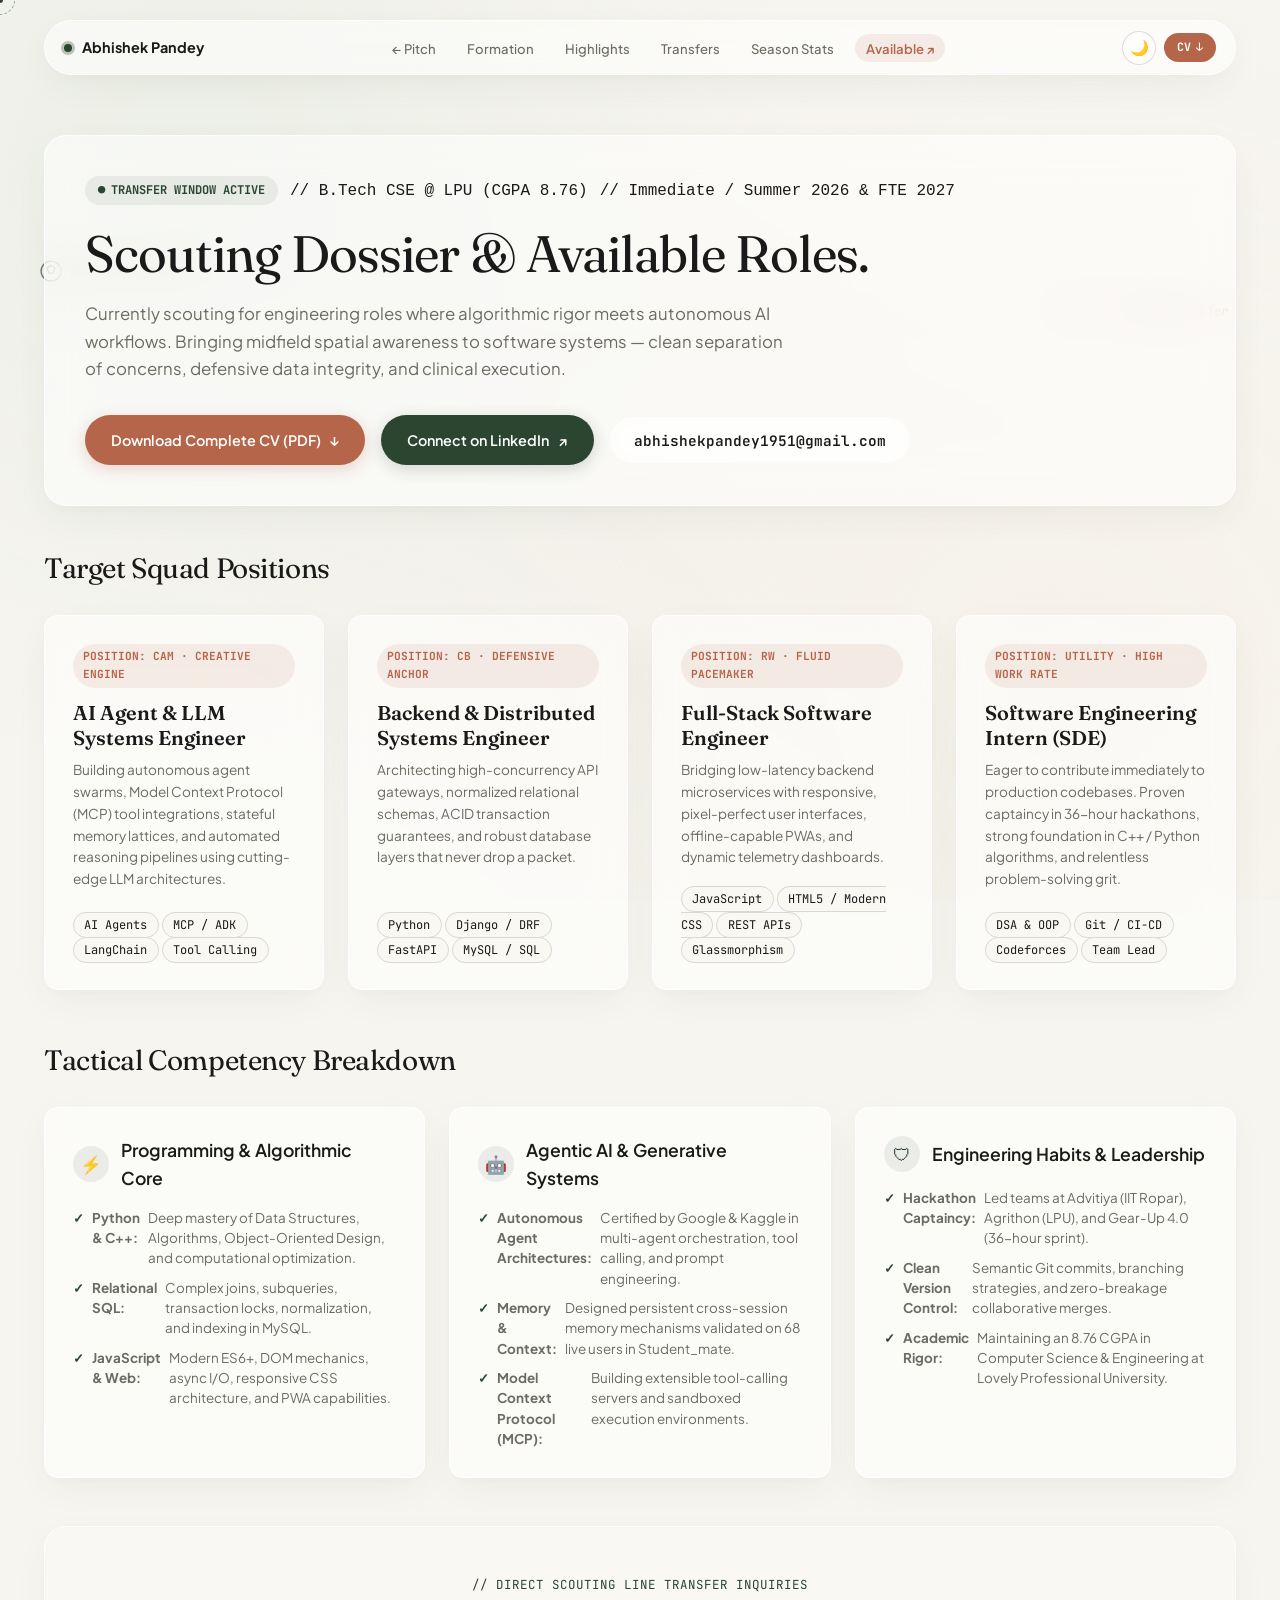
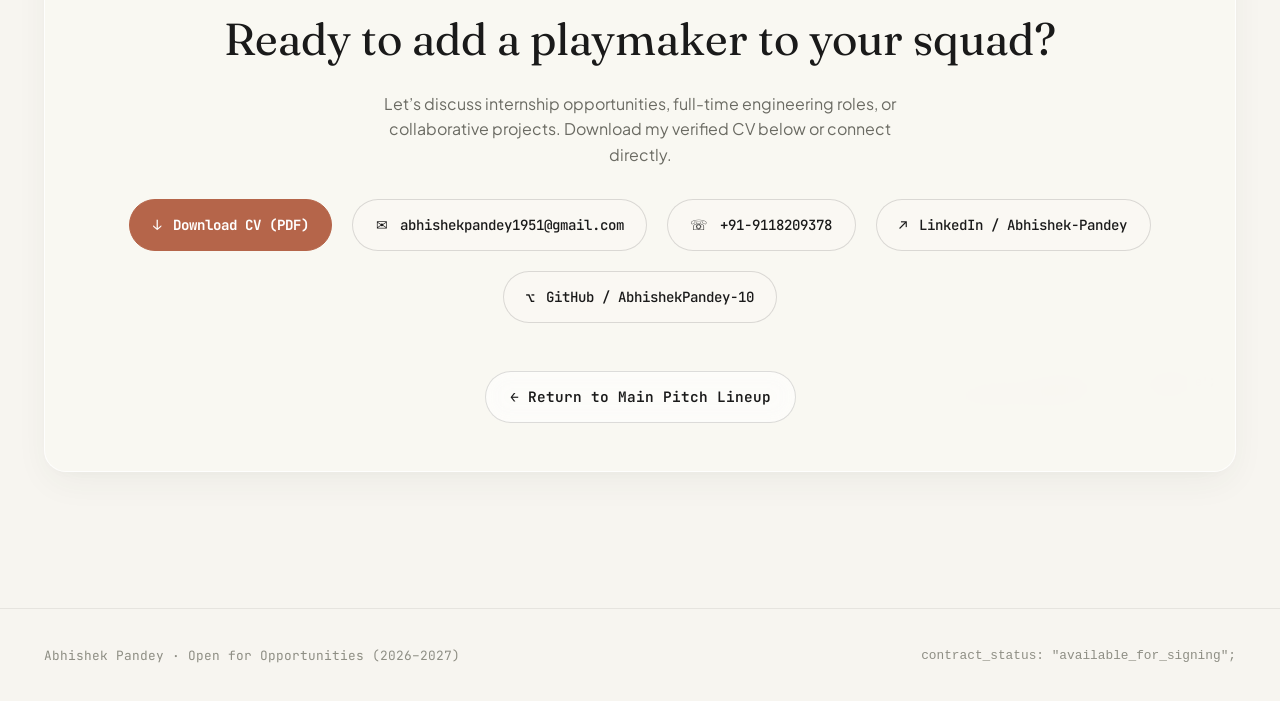
<file: opportunities.html>
<!DOCTYPE html>
<html lang="en">
<head>
  <script async src="https://pagead2.googlesyndication.com/pagead/js/adsbygoogle.js?client=ca-pub-7910198285617268"
     crossorigin="anonymous"></script>
  <meta charset="UTF-8">
  <meta name="viewport" content="width=device-width, initial-scale=1.0">
  <title>Open for Opportunities — Abhishek Pandey</title>
  <meta name="description" content="Tactical Scouting Dossier for Abhishek Pandey — B.Tech CSE @ LPU (CGPA 8.76). Available for AI Agent, Backend, and Software Engineering roles.">
  <link rel="stylesheet" href="style.css">
  <link rel="icon" href="data:image/svg+xml,<svg xmlns=%22http://www.w3.org/2000/svg%22 viewBox=%220 0 100 100%22><text y=%22.9em%22 font-size=%2290%22>⚽</text></svg>">
  <script>
    (function() {
      const saved = localStorage.getItem('portfolio-theme');
      if (saved === 'dark') {
        document.documentElement.setAttribute('data-theme', 'dark');
      } else {
        document.documentElement.setAttribute('data-theme', 'light');
      }
    })();
  </script>
</head>
<body>

  <!-- Ambient Mesh Backdrop -->
  <div class="ambient-mesh" aria-hidden="true"></div>

  <!-- Custom Cursor -->
  <div class="custom-cursor" id="customCursor" aria-hidden="true">
    <div class="cursor-dot"></div>
    <div class="cursor-ring"></div>
  </div>

  <!-- Toast Notification -->
  <div class="pitch-toast" id="pitchToast">Tactical link copied to clipboard</div>

  <!-- Top Scroll Progress Indicator Bar -->
  <div id="scrollProgressBar" class="scroll-progress-bar" aria-hidden="true"></div>

  <!-- Sticky Header -->
  <header class="pitch-header">
    <div class="container">
      <nav class="nav-wrapper">
        <a href="index.html#hero" class="brand-badge">
          <span class="pitch-dot"></span>
          <span>Abhishek Pandey</span>
        </a>

        <ul class="nav-links">
          <li><a href="index.html" class="nav-link">← Pitch</a></li>
          <li><a href="index.html#formation" class="nav-link">Formation</a></li>
          <li><a href="index.html#highlights" class="nav-link">Highlights</a></li>
          <li><a href="index.html#transfers" class="nav-link">Transfers</a></li>
          <li><a href="index.html#season-stats" class="nav-link">Season Stats</a></li>
          <li><a href="opportunities.html" class="nav-link nav-link--available">Available ↗</a></li>
        </ul>

        <div class="nav-actions">
          <button id="themeToggle" class="theme-toggle-btn" aria-label="Toggle Night/Day match mode" title="Switch dark/light theme">
            <span class="theme-toggle-icon">🌙</span>
          </button>

          <a href="assets/Abhishek_Pandey_CV.pdf" download="Abhishek_Pandey_CV.pdf" target="_blank" class="nav-cv-btn font-mono" title="Download CV (PDF)">
            <span>CV</span>
            <span>↓</span>
          </a>
        </div>
      </nav>
    </div>
  </header>

  <main>
    <!-- ==========================================================================
         SCOUTING DOSSIER HEADER
         ========================================================================== -->
    <section class="opportunities-hero">
      <!-- Background Tactical & Dev Doodles Layer -->
      <div class="doodle-layer" aria-hidden="true">
        <div class="bg-doodle doodle-rot-neg" style="top: 8%; left: 3%;">
          <svg class="doodle-svg" width="26" height="26" viewBox="0 0 26 26">
            <circle cx="13" cy="13" r="10" stroke-width="1.4"/>
            <polygon points="13,7 17,10 15,15 11,15 9,10" stroke-width="1.2"/>
          </svg>
          <span>scouting report ⚽</span>
        </div>

        <div class="bg-doodle bg-doodle--terracotta doodle-rot-pos" style="top: 10%; right: 4%;">
          <span class="doodle-kbd">⌘ + D</span>
          <span class="doodle-pun">inspect dossier</span>
        </div>

        <div class="bg-doodle bg-doodle--sage doodle-rot-neg" style="bottom: 8%; right: 5%;">
          <span>SELECT role FROM squad WHERE fit = 'immediate';</span>
        </div>
      </div>

      <div class="container">
        
        <div class="dossier-header-card glass-panel">
          <div class="dossier-tag-row font-mono">
            <span class="dossier-status-pill">
              <span>●</span>
              <span>TRANSFER WINDOW ACTIVE</span>
            </span>
            <span class="font-mono text-xs text-muted">
              <code>// B.Tech CSE @ LPU (CGPA 8.76)</code>
            </span>
            <span class="font-mono text-xs text-muted">
              <code>// Immediate / Summer 2026 &amp; FTE 2027</code>
            </span>
          </div>

          <h1 class="dossier-headline font-serif">
            Scouting Dossier &amp; Available Roles.
          </h1>

          <p class="dossier-subhead">
            Currently scouting for engineering roles where algorithmic rigor meets autonomous AI workflows. Bringing midfield spatial awareness to software systems — clean separation of concerns, defensive data integrity, and clinical execution.
          </p>

          <div class="dossier-cta-bar">
            <a href="assets/Abhishek_Pandey_CV.pdf" download="Abhishek_Pandey_CV.pdf" target="_blank" class="btn-cv magnetic-btn">
              <span>Download Complete CV (PDF)</span>
              <span>↓</span>
            </a>
            <a href="https://www.linkedin.com/in/abhishek-pandey-121064313/" target="_blank" rel="noopener noreferrer" class="btn-primary magnetic-btn">
              <span>Connect on LinkedIn</span>
              <span>↗</span>
            </a>
            <button class="btn-secondary contact-pill-copy" onclick="copyContact('abhishekpandey1951@gmail.com', 'Email')">
              <span class="font-mono text-xs">abhishekpandey1951@gmail.com</span>
            </button>
          </div>
        </div>

        <!-- ==========================================================================
             TARGET POSITIONS ON THE PITCH
             ========================================================================== -->
        <h2 class="dossier-section-title font-serif">Target Squad Positions</h2>

        <div class="roles-grid">
          
          <!-- Role 1 -->
          <div class="role-card glass-panel tilt-card">
            <div>
              <span class="role-badge">POSITION: CAM · CREATIVE ENGINE</span>
              <h3 class="role-title font-serif">AI Agent &amp; LLM Systems Engineer</h3>
              <p class="role-desc">
                Building autonomous agent swarms, Model Context Protocol (MCP) tool integrations, stateful memory lattices, and automated reasoning pipelines using cutting-edge LLM architectures.
              </p>
            </div>
            <div class="tactical-stack-pills">
              <span class="stack-pill">AI Agents</span>
              <span class="stack-pill">MCP / ADK</span>
              <span class="stack-pill">LangChain</span>
              <span class="stack-pill">Tool Calling</span>
            </div>
          </div>

          <!-- Role 2 -->
          <div class="role-card glass-panel tilt-card">
            <div>
              <span class="role-badge">POSITION: CB · DEFENSIVE ANCHOR</span>
              <h3 class="role-title font-serif">Backend &amp; Distributed Systems Engineer</h3>
              <p class="role-desc">
                Architecting high-concurrency API gateways, normalized relational schemas, ACID transaction guarantees, and robust database layers that never drop a packet.
              </p>
            </div>
            <div class="tactical-stack-pills">
              <span class="stack-pill">Python</span>
              <span class="stack-pill">Django / DRF</span>
              <span class="stack-pill">FastAPI</span>
              <span class="stack-pill">MySQL / SQL</span>
            </div>
          </div>

          <!-- Role 3 -->
          <div class="role-card glass-panel tilt-card">
            <div>
              <span class="role-badge">POSITION: RW · FLUID PACEMAKER</span>
              <h3 class="role-title font-serif">Full-Stack Software Engineer</h3>
              <p class="role-desc">
                Bridging low-latency backend microservices with responsive, pixel-perfect user interfaces, offline-capable PWAs, and dynamic telemetry dashboards.
              </p>
            </div>
            <div class="tactical-stack-pills">
              <span class="stack-pill">JavaScript</span>
              <span class="stack-pill">HTML5 / Modern CSS</span>
              <span class="stack-pill">REST APIs</span>
              <span class="stack-pill">Glassmorphism</span>
            </div>
          </div>

          <!-- Role 4 -->
          <div class="role-card glass-panel tilt-card">
            <div>
              <span class="role-badge">POSITION: UTILITY · HIGH WORK RATE</span>
              <h3 class="role-title font-serif">Software Engineering Intern (SDE)</h3>
              <p class="role-desc">
                Eager to contribute immediately to production codebases. Proven captaincy in 36-hour hackathons, strong foundation in C++ / Python algorithms, and relentless problem-solving grit.
              </p>
            </div>
            <div class="tactical-stack-pills">
              <span class="stack-pill">DSA &amp; OOP</span>
              <span class="stack-pill">Git / CI-CD</span>
              <span class="stack-pill">Codeforces</span>
              <span class="stack-pill">Team Lead</span>
            </div>
          </div>

        </div>

        <!-- ==========================================================================
             MATCHDAY KIT: TECHNICAL COMPETENCIES
             ========================================================================== -->
        <h2 class="dossier-section-title font-serif">Tactical Competency Breakdown</h2>

        <div class="competencies-grid">
          
          <div class="competency-card glass-panel">
            <div class="competency-header">
              <div class="competency-icon">⚡</div>
              <h3 class="competency-title">Programming &amp; Algorithmic Core</h3>
            </div>
            <ul class="competency-list">
              <li><strong>Python &amp; C++:</strong> Deep mastery of Data Structures, Algorithms, Object-Oriented Design, and computational optimization.</li>
              <li><strong>Relational SQL:</strong> Complex joins, subqueries, transaction locks, normalization, and indexing in MySQL.</li>
              <li><strong>JavaScript &amp; Web:</strong> Modern ES6+, DOM mechanics, async I/O, responsive CSS architecture, and PWA capabilities.</li>
            </ul>
          </div>

          <div class="competency-card glass-panel">
            <div class="competency-header">
              <div class="competency-icon">🤖</div>
              <h3 class="competency-title">Agentic AI &amp; Generative Systems</h3>
            </div>
            <ul class="competency-list">
              <li><strong>Autonomous Agent Architectures:</strong> Certified by Google &amp; Kaggle in multi-agent orchestration, tool calling, and prompt engineering.</li>
              <li><strong>Memory &amp; Context:</strong> Designed persistent cross-session memory mechanisms validated on 68 live users in Student_mate.</li>
              <li><strong>Model Context Protocol (MCP):</strong> Building extensible tool-calling servers and sandboxed execution environments.</li>
            </ul>
          </div>

          <div class="competency-card glass-panel">
            <div class="competency-header">
              <div class="competency-icon">🛡</div>
              <h3 class="competency-title">Engineering Habits &amp; Leadership</h3>
            </div>
            <ul class="competency-list">
              <li><strong>Hackathon Captaincy:</strong> Led teams at Advitiya (IIT Ropar), Agrithon (LPU), and Gear-Up 4.0 (36-hour sprint).</li>
              <li><strong>Clean Version Control:</strong> Semantic Git commits, branching strategies, and zero-breakage collaborative merges.</li>
              <li><strong>Academic Rigor:</strong> Maintaining an 8.76 CGPA in Computer Science &amp; Engineering at Lovely Professional University.</li>
            </ul>
          </div>

        </div>

        <!-- ==========================================================================
             DIRECT SCOUTING INQUIRY BOX
             ========================================================================== -->
        <div class="scouting-cta-card glass-panel">
          <div class="section-label" style="justify-content: center;">
            <span>// DIRECT SCOUTING LINE</span>
            <span>TRANSFER INQUIRIES</span>
          </div>

          <h2 class="scouting-cta-headline font-serif">
            Ready to add a playmaker to your squad?
          </h2>

          <p class="scouting-cta-sub">
            Let’s discuss internship opportunities, full-time engineering roles, or collaborative projects. Download my verified CV below or connect directly.
          </p>

          <div class="contact-channels-grid">
            <a href="assets/Abhishek_Pandey_CV.pdf" download="Abhishek_Pandey_CV.pdf" target="_blank" class="contact-pill contact-pill--highlight magnetic-btn">
              <span>↓</span>
              <span>Download CV (PDF)</span>
            </a>

            <button class="contact-pill magnetic-btn" onclick="copyContact('abhishekpandey1951@gmail.com', 'Email')">
              <span>✉</span>
              <span>abhishekpandey1951@gmail.com</span>
            </button>

            <button class="contact-pill magnetic-btn" onclick="copyContact('+919118209378', 'Phone')">
              <span>☏</span>
              <span>+91-9118209378</span>
            </button>

            <a href="https://www.linkedin.com/in/abhishek-pandey-121064313/" target="_blank" rel="noopener noreferrer" class="contact-pill magnetic-btn">
              <span>↗</span>
              <span>LinkedIn / Abhishek-Pandey</span>
            </a>

            <a href="https://github.com/AbhishekPandey-10" target="_blank" rel="noopener noreferrer" class="contact-pill magnetic-btn">
              <span>⌥</span>
              <span>GitHub / AbhishekPandey-10</span>
            </a>
          </div>

          <div style="margin-top: 2rem;">
            <a href="index.html" class="btn-secondary magnetic-btn font-mono text-xs">
              <span>← Return to Main Pitch Lineup</span>
            </a>
          </div>
        </div>

      </div>
    </section>
  </main>

  <!-- Footer -->
  <footer class="pitch-footer">
    <div class="container">
      <div class="footer-content">
        <div>
          <span>Abhishek Pandey</span>
          <span>·</span>
          <span>Open for Opportunities (2026–2027)</span>
        </div>
        <div>
          <code>contract_status: "available_for_signing";</code>
        </div>
      </div>
    </div>
  </footer>

  <script src="script.js"></script>
</body>
</html>
</file>
<file: style.css>
/* ==========================================================================
   THE PITCH — Abhishek Pandey Portfolio
   Design Tokens & Modern CSS Architecture
   ========================================================================== */

@import url('https://fonts.googleapis.com/css2?family=Fraunces:ital,opsz,wght@0,9..144,300..900;1,9..144,300..900&family=JetBrains+Mono:wght@400;500;600;700&family=Plus+Jakarta+Sans:wght@300;400;500;600;700;800&display=swap');

:root {
  /* Warm Bone & Off-White Base */
  --bg-base: #F7F5F0;
  --bg-surface: #FAF8F3;
  --bg-subtle: #EFECE4;
  
  /* Primary & Accent Tones */
  --accent-forest: #2B4531;
  --accent-forest-light: #3D6246;
  --accent-forest-subtle: rgba(43, 69, 49, 0.08);
  --accent-terracotta: #B5654A;
  --accent-terracotta-subtle: rgba(181, 101, 74, 0.1);
  --accent-sage: #8DA391;
  --accent-sage-soft: #E8EDE3;
  
  /* Typography Colors */
  --text-charcoal: #1A1A1A;
  --text-muted: #6B6B63;
  --text-light: #8E8E84;
  --text-white: #FFFFFF;
  
  /* Hairline Borders & Glass */
  --glass-bg: rgba(255, 255, 255, 0.55);
  --glass-bg-hover: rgba(255, 255, 255, 0.85);
  --glass-border: rgba(255, 255, 255, 0.75);
  --border-hairline: rgba(26, 26, 26, 0.08);
  --border-hairline-dark: rgba(26, 26, 26, 0.14);
  
  /* Elevation Shadows */
  --shadow-sm: 0 2px 8px rgba(0, 0, 0, 0.03);
  --shadow-glass: 0 12px 36px -4px rgba(43, 69, 49, 0.06), 0 4px 12px rgba(0, 0, 0, 0.02);
  --shadow-hover: 0 20px 48px -6px rgba(43, 69, 49, 0.12), 0 6px 16px rgba(0, 0, 0, 0.03);
  
  /* Fonts */
  --font-serif: 'Fraunces', Georgia, serif;
  --font-sans: 'Plus Jakarta Sans', -apple-system, BlinkMacSystemFont, sans-serif;
  --font-mono: 'JetBrains Mono', monospace;
  
  /* Layout & Transitions */
  --radius-sm: 8px;
  --radius-md: 14px;
  --radius-lg: 22px;
  --radius-full: 9999px;
  --transition-smooth: all 0.35s cubic-bezier(0.16, 1, 0.3, 1);
  --transition-spring: transform 0.4s cubic-bezier(0.34, 1.56, 0.64, 1);
}

/* ==========================================================================
   Obsidian Cyber-Pitch (Modern Dark Mode) Design System
   ========================================================================== */
[data-theme="dark"] {
  /* Deep Obsidian Titanium Palette */
  --bg-base: #08090B;
  --bg-surface: #101418;
  --bg-subtle: #171C22;
  
  /* Luminous High-Contrast Accents */
  --accent-forest: #00E599;             /* Electric Stadium Emerald */
  --accent-forest-light: #2EECA7;       /* Bright Mint Highlight */
  --accent-forest-subtle: rgba(0, 229, 153, 0.12);
  --accent-terracotta: #FF5A36;         /* Vivid Coral Flare */
  --accent-terracotta-subtle: rgba(255, 90, 54, 0.15);
  --accent-sage: #64748B;               /* Cool Slate Chalk */
  --accent-sage-soft: #1E293B;
  
  /* Crisp Stark Typography */
  --text-charcoal: #F8FAFC;            /* Pure Crisp White */
  --text-muted: #94A3B8;               /* Clean Cool Slate */
  --text-light: #64748B;               /* Muted Mono */
  --text-white: #FFFFFF;
  
  /* Luxury Hairline Borders & Glass */
  --glass-bg: rgba(16, 20, 24, 0.82);
  --glass-bg-hover: rgba(23, 28, 34, 0.94);
  --glass-border: rgba(255, 255, 255, 0.09);
  --border-hairline: rgba(255, 255, 255, 0.08);
  --border-hairline-dark: rgba(255, 255, 255, 0.14);
  
  /* Deep Luxury Shadows */
  --shadow-sm: 0 2px 10px rgba(0, 0, 0, 0.5);
  --shadow-glass: 0 16px 40px -4px rgba(0, 0, 0, 0.75), 0 4px 14px rgba(0, 0, 0, 0.4);
  --shadow-hover: 0 24px 54px -6px rgba(0, 0, 0, 0.85), 0 0 24px rgba(0, 229, 153, 0.14);
}

/* Reset & Base Setup */
*, *::before, *::after {
  box-sizing: border-box;
  margin: 0;
  padding: 0;
}

html {
  scroll-behavior: smooth;
  font-size: 16px;
  background-color: var(--bg-base);
  color: var(--text-charcoal);
}

body {
  font-family: var(--font-sans);
  background-color: var(--bg-base);
  color: var(--text-charcoal);
  line-height: 1.6;
  overflow-x: hidden;
  position: relative;
  -webkit-font-smoothing: antialiased;
}

/* Subtle Slow-Moving Ambient Mesh Background */
.ambient-mesh {
  position: fixed;
  inset: 0;
  pointer-events: none;
  z-index: 0;
  background: 
    radial-gradient(circle at 15% 20%, rgba(232, 237, 227, 0.75) 0%, transparent 45%),
    radial-gradient(circle at 85% 75%, rgba(245, 241, 232, 0.8) 0%, transparent 50%),
    radial-gradient(circle at 50% 50%, rgba(239, 236, 228, 0.5) 0%, transparent 60%);
  animation: meshDrift 75s ease-in-out infinite alternate;
}

[data-theme="dark"] .ambient-mesh {
  background: 
    radial-gradient(circle at 15% 15%, rgba(0, 229, 153, 0.05) 0%, transparent 45%),
    radial-gradient(circle at 85% 85%, rgba(255, 90, 54, 0.04) 0%, transparent 45%),
    radial-gradient(circle at 50% 50%, rgba(16, 20, 24, 0.9) 0%, transparent 70%);
}

@keyframes meshDrift {
  0% { transform: scale(1) translate(0, 0); }
  50% { transform: scale(1.04) translate(-15px, 20px); }
  100% { transform: scale(1) translate(15px, -15px); }
}

/* Custom Interactive Cursor */
.custom-cursor {
  position: fixed;
  width: 22px;
  height: 22px;
  border-radius: 50%;
  pointer-events: none;
  z-index: 9999;
  transform: translate(-50%, -50%);
  transition: width 0.2s, height 0.2s, background-color 0.2s, border-color 0.2s;
  display: flex;
  align-items: center;
  justify-content: center;
}

.cursor-dot {
  width: 6px;
  height: 6px;
  background-color: var(--accent-forest);
  border-radius: 50%;
  transition: transform 0.15s ease-out;
}

.cursor-ring {
  position: absolute;
  inset: -4px;
  border: 1px dashed var(--accent-forest);
  border-radius: 50%;
  opacity: 0.45;
  animation: cursorSpin 12s linear infinite;
}

@keyframes cursorSpin {
  100% { transform: rotate(360deg); }
}

.custom-cursor.active {
  width: 44px;
  height: 44px;
}

.custom-cursor.active .cursor-dot {
  transform: scale(1.6);
  background-color: var(--accent-terracotta);
}

.custom-cursor.kicking .cursor-dot {
  animation: kickRecoil 0.3s ease-out forwards;
}

@keyframes kickRecoil {
  0% { transform: scale(1) translate(0, 0); }
  40% { transform: scale(0.6) translate(8px, -8px); background-color: var(--accent-terracotta); }
  100% { transform: scale(1) translate(0, 0); }
}

/* Container & Typography */
.container {
  max-width: 1240px;
  margin: 0 auto;
  padding: 0 1.5rem;
  position: relative;
  z-index: 1;
}

.font-serif { font-family: var(--font-serif); }
.font-mono { font-family: var(--font-mono); }
.font-sans { font-family: var(--font-sans); }

/* Glassmorphism Panel */
.glass-panel {
  background: var(--glass-bg);
  backdrop-filter: blur(20px);
  -webkit-backdrop-filter: blur(20px);
  border: 1px solid var(--glass-border);
  box-shadow: var(--shadow-glass);
  border-radius: var(--radius-lg);
  transition: var(--transition-smooth);
}

.glass-panel:hover {
  background: var(--glass-bg-hover);
  box-shadow: var(--shadow-hover);
}

/* Top Scroll Progress Indicator Bar */
.scroll-progress-bar {
  position: fixed;
  top: 0;
  left: 0;
  width: 0%;
  height: 3px;
  background: linear-gradient(90deg, var(--accent-forest) 0%, var(--accent-terracotta) 100%);
  z-index: 999999;
  pointer-events: none;
  transition: width 0.08s ease-out;
  box-shadow: 0 0 10px rgba(181, 101, 74, 0.4), 0 0 4px rgba(45, 90, 61, 0.3);
}

[data-theme="dark"] .scroll-progress-bar {
  background: linear-gradient(90deg, var(--accent-forest) 0%, var(--accent-terracotta) 100%);
  box-shadow: 0 0 12px rgba(226, 121, 91, 0.55), 0 0 6px rgba(78, 173, 110, 0.4);
}

/* Match Header & Navigation */
.pitch-header {
  position: sticky;
  top: 1.25rem;
  z-index: 50;
  margin-bottom: 2rem;
}

.nav-wrapper {
  display: flex;
  align-items: center;
  justify-content: space-between;
  padding: 0.6rem 1.2rem;
  background: var(--glass-bg);
  backdrop-filter: blur(16px);
  -webkit-backdrop-filter: blur(16px);
  border: 1px solid var(--glass-border);
  border-radius: var(--radius-full);
  box-shadow: var(--shadow-glass);
}

.brand-badge {
  display: flex;
  align-items: center;
  gap: 0.6rem;
  text-decoration: none;
  color: var(--text-charcoal);
  font-weight: 700;
  font-size: 0.9rem;
  white-space: nowrap;
  flex-shrink: 0;
}

.pitch-dot {
  width: 8px;
  height: 8px;
  background-color: var(--accent-forest);
  border-radius: 50%;
  position: relative;
}

.pitch-dot::after {
  content: '';
  position: absolute;
  inset: -3px;
  border-radius: 50%;
  background-color: var(--accent-forest);
  opacity: 0.3;
  animation: pulseDot 2s ease-in-out infinite;
}

@keyframes pulseDot {
  0%, 100% { transform: scale(1); opacity: 0.3; }
  50% { transform: scale(1.6); opacity: 0; }
}

.nav-links {
  display: flex;
  align-items: center;
  gap: 0.65rem;
  list-style: none;
}

.nav-link {
  text-decoration: none;
  font-size: 0.82rem;
  font-weight: 500;
  color: var(--text-muted);
  transition: color 0.2s, background-color 0.2s;
  padding: 0.35rem 0.65rem;
  border-radius: var(--radius-full);
  white-space: nowrap;
}

.nav-link:hover, .nav-link.active {
  color: var(--accent-forest);
  background-color: var(--accent-forest-subtle);
}

.nav-link--available {
  color: var(--accent-terracotta);
  font-weight: 600;
  background: var(--accent-terracotta-subtle);
  white-space: nowrap;
}

.nav-link--available:hover {
  color: #FFFFFF;
  background: var(--accent-terracotta);
}

.nav-actions {
  display: flex;
  align-items: center;
  gap: 0.5rem;
  flex-shrink: 0;
}

.theme-toggle-btn {
  display: inline-flex;
  align-items: center;
  justify-content: center;
  width: 34px;
  height: 34px;
  background: var(--glass-bg);
  border: 1px solid var(--border-hairline-dark);
  color: var(--text-charcoal);
  border-radius: 50%;
  font-size: 0.95rem;
  cursor: pointer;
  transition: var(--transition-smooth);
  flex-shrink: 0;
  padding: 0;
}

.theme-toggle-btn:hover {
  background: var(--accent-forest);
  color: #FFFFFF;
  border-color: var(--accent-forest);
  transform: translateY(-1px);
}

.theme-toggle-icon {
  font-size: 0.95rem;
  line-height: 1;
  display: flex;
  align-items: center;
  justify-content: center;
}

.nav-cv-btn {
  display: inline-flex;
  align-items: center;
  gap: 0.3rem;
  background: var(--accent-terracotta);
  color: #FFFFFF;
  padding: 0.35rem 0.8rem;
  border-radius: var(--radius-full);
  font-size: 0.72rem;
  font-weight: 700;
  text-decoration: none;
  white-space: nowrap;
  flex-shrink: 0;
  transition: var(--transition-smooth);
}

.nav-cv-btn:hover {
  background: #9E4F37;
  transform: translateY(-1px);
  box-shadow: 0 4px 12px rgba(181, 101, 74, 0.35);
}

/* ==========================================================================
   1. HERO SECTION (Asymmetric Layout)
   ========================================================================== */
.hero-section {
  position: relative;
  min-height: 82vh;
  display: flex;
  align-items: center;
  padding: 2rem 0 3.25rem;
}

.hero-grid {
  display: grid;
  grid-template-columns: 1.25fr 0.9fr;
  gap: 3.5rem;
  align-items: center;
}

.hero-tag {
  display: inline-flex;
  align-items: center;
  gap: 0.5rem;
  font-size: 0.8rem;
  color: var(--accent-forest);
  background: var(--accent-forest-subtle);
  padding: 0.35rem 0.85rem;
  border-radius: var(--radius-full);
  margin-bottom: 1.25rem;
  font-weight: 600;
}

.hero-name {
  font-size: clamp(4.2rem, 8.2vw, 7.4rem);
  line-height: 0.94;
  font-weight: 400;
  letter-spacing: -0.035em;
  color: var(--text-charcoal);
  margin-bottom: 0.85rem;
}

.hero-name em {
  font-style: italic;
  font-weight: 300;
  color: var(--accent-forest);
}

.hero-tagline {
  font-size: clamp(1.5rem, 2.6vw, 2.2rem);
  color: var(--accent-forest);
  font-style: italic;
  font-weight: 300;
  margin-bottom: 1.25rem;
  letter-spacing: -0.02em;
}

.hero-headline {
  font-size: clamp(3.2rem, 5.8vw, 5.4rem);
  line-height: 1.05;
  font-weight: 400;
  letter-spacing: -0.025em;
  color: var(--text-charcoal);
  margin-bottom: 1.5rem;
}

.hero-headline em {
  font-style: italic;
  font-weight: 300;
  color: var(--accent-forest);
}

.hero-subhead {
  font-size: 0.95rem;
  color: var(--text-muted);
  line-height: 1.65;
  max-width: 34rem;
  margin-bottom: 2rem;
}

.hero-cta-group {
  display: flex;
  flex-wrap: wrap;
  align-items: center;
  gap: 1rem;
  margin-bottom: 2.5rem;
}

/* Magnetic Buttons & Pills */
.btn-primary {
  display: inline-flex;
  align-items: center;
  gap: 0.6rem;
  background-color: var(--accent-forest);
  color: var(--text-white);
  padding: 0.85rem 1.6rem;
  border-radius: var(--radius-full);
  font-size: 0.9rem;
  font-weight: 600;
  text-decoration: none;
  border: none;
  cursor: pointer;
  box-shadow: 0 4px 16px rgba(43, 69, 49, 0.2);
  transition: var(--transition-smooth);
}

.btn-primary:hover {
  background-color: var(--accent-forest-light);
  transform: translateY(-2px);
  box-shadow: 0 8px 24px rgba(43, 69, 49, 0.25);
}

.btn-secondary {
  display: inline-flex;
  align-items: center;
  gap: 0.6rem;
  background: var(--glass-bg);
  backdrop-filter: blur(12px);
  color: var(--text-charcoal);
  padding: 0.85rem 1.5rem;
  border-radius: var(--radius-full);
  font-size: 0.9rem;
  font-weight: 600;
  text-decoration: none;
  border: 1px solid var(--border-hairline-dark);
  transition: var(--transition-smooth);
}

.btn-secondary:hover {
  background: var(--glass-bg-hover);
  border-color: var(--accent-forest);
  color: var(--accent-forest);
}

.btn-cv {
  display: inline-flex;
  align-items: center;
  gap: 0.55rem;
  background-color: var(--accent-terracotta);
  color: #FFFFFF;
  padding: 0.85rem 1.6rem;
  border-radius: var(--radius-full);
  font-size: 0.9rem;
  font-weight: 600;
  text-decoration: none;
  border: none;
  cursor: pointer;
  box-shadow: 0 4px 16px rgba(181, 101, 74, 0.25);
  transition: var(--transition-smooth);
}

.btn-cv:hover {
  background-color: #9C523A;
  color: #FFFFFF;
  transform: translateY(-2px);
  box-shadow: 0 8px 24px rgba(181, 101, 74, 0.35);
}

/* Hero Portrait Art */
.hero-visual-wrapper {
  position: relative;
}

.portrait-container {
  position: relative;
  border-radius: var(--radius-lg);
  overflow: hidden;
  background: var(--bg-surface);
  border: 1px solid var(--glass-border);
  box-shadow: var(--shadow-glass);
}

.portrait-img {
  width: 100%;
  aspect-ratio: 3 / 4;
  height: auto;
  object-fit: contain;
  display: block;
  filter: contrast(1.02) saturate(0.98);
  transition: transform 0.6s cubic-bezier(0.16, 1, 0.3, 1);
}

.portrait-container:hover .portrait-img {
  transform: scale(1.02);
}

/* Overlapping Glass Status Card */
.hero-glass-badge {
  position: absolute;
  bottom: -1.2rem;
  left: -1.5rem;
  background: var(--glass-bg);
  backdrop-filter: blur(24px);
  -webkit-backdrop-filter: blur(24px);
  padding: 1rem 1.25rem;
  border-radius: var(--radius-md);
  border: 1px solid var(--glass-border);
  box-shadow: var(--shadow-glass);
  max-width: 17rem;
}

[data-theme="dark"] .hero-glass-badge {
  background: rgba(16, 20, 24, 0.88);
  border-color: rgba(255, 255, 255, 0.1);
  box-shadow: 0 16px 36px rgba(0, 0, 0, 0.6);
}

.badge-header {
  display: flex;
  align-items: center;
  justify-content: space-between;
  font-size: 0.72rem;
  color: var(--text-muted);
  margin-bottom: 0.3rem;
}

.badge-status {
  color: var(--accent-forest);
  font-weight: 700;
}

.badge-status--link {
  text-decoration: none;
  color: var(--accent-terracotta);
  background: var(--accent-terracotta-subtle);
  padding: 0.15rem 0.5rem;
  border-radius: var(--radius-full);
  transition: var(--transition-smooth);
}

.badge-status--link:hover {
  background: var(--accent-terracotta);
  color: #FFFFFF;
  transform: translateY(-1px);
}

.badge-text {
  font-size: 0.85rem;
  font-weight: 600;
  color: var(--text-charcoal);
  line-height: 1.35;
}



[data-theme="dark"] .custom-cursor .cursor-dot {
  background-color: var(--accent-forest);
}

[data-theme="dark"] .custom-cursor .cursor-ring {
  border-color: var(--accent-forest);
}

/* ==========================================================================
   2. THE FORMATION (Interactive Pitch Lineup)
   ========================================================================== */
.section {
  position: relative;
  padding: 4rem 0;
}

.section-header {
  margin-bottom: 2.25rem;
}

.section-label {
  font-size: 0.78rem;
  font-family: var(--font-mono);
  color: var(--accent-forest);
  text-transform: uppercase;
  letter-spacing: 0.08em;
  margin-bottom: 0.5rem;
  display: flex;
  align-items: center;
  gap: 0.5rem;
}

.section-title {
  font-size: clamp(2.2rem, 3.8vw, 3.2rem);
  font-weight: 400;
  letter-spacing: -0.02em;
  color: var(--text-charcoal);
}

.formation-container {
  display: flex;
  flex-direction: column;
  gap: 1rem;
}

/* ========== FIFA PLAYER CARDS ========== */
.fifa-grid {
  display: flex;
  gap: 1.5rem;
  justify-content: center;
  flex-wrap: wrap;
  perspective: 1200px;
  margin-bottom: 1.5rem;
}

.fifa-card {
  width: 185px;
  height: 290px;
  border-radius: 12px;
  cursor: pointer;
  flex-shrink: 0;
  perspective: 800px;
  transition: transform 0.2s ease, filter 0.2s;
}

.fifa-card:hover:not(.fifa-card--flipped) {
  transform: translateY(-8px) scale(1.03);
  filter: drop-shadow(0 20px 30px rgba(0,0,0,0.35));
}

.fifa-card-inner {
  width: 100%;
  height: 100%;
  position: relative;
  transform-style: preserve-3d;
  transition: transform 0.6s cubic-bezier(0.16, 1, 0.3, 1);
  border-radius: 12px;
}

.fifa-card--flipped .fifa-card-inner {
  transform: rotateY(180deg);
}

/* ---- Front & Back Shared ---- */
.fifa-card-front,
.fifa-card-back {
  position: absolute;
  inset: 0;
  border-radius: 12px;
  backface-visibility: hidden;
  -webkit-backface-visibility: hidden;
  overflow: hidden;
}

/* ---- CARD THEMES ---- */
/* Silver */
.fifa-card--silver .fifa-card-front {
  background: linear-gradient(160deg, #2e3035 0%, #3c4048 35%, #252830 70%, #1e2025 100%);
  border: 1px solid rgba(180,185,195,0.3);
  box-shadow: 0 0 0 1px rgba(180,185,195,0.12), 0 12px 40px rgba(0,0,0,0.5);
}
.fifa-card--silver .fifa-card-rating { color: #C8CDD6; }
.fifa-card--silver .fifa-card-pos { color: rgba(200,205,214,0.7); }
.fifa-card--silver .fifa-card-divider { background: rgba(180,185,195,0.25); }
.fifa-card--silver .fifa-card-name { color: rgba(200,205,214,0.9); }
.fifa-card--silver .fifa-stat span:first-child { color: rgba(200,205,214,0.55); }
.fifa-card--silver .fifa-stat span:last-child { color: #C8CDD6; }
.fifa-card--silver .fifa-card-emblem {
  background: radial-gradient(circle, rgba(180,185,195,0.12), rgba(120,125,135,0.06));
  border: 1.5px solid rgba(180,185,195,0.2);
}
.fifa-card--silver .fifa-card-emblem-pos { color: rgba(180,185,195,0.5); }
.fifa-card--silver .fifa-card-hint { color: rgba(180,185,195,0.3); }

/* Gold */
.fifa-card--gold .fifa-card-front {
  background: linear-gradient(160deg, #1e1a0e 0%, #2e2510 35%, #1a1508 70%, #110f05 100%);
  border: 1px solid rgba(210,175,80,0.35);
  box-shadow: 0 0 0 1px rgba(210,175,80,0.15), 0 12px 40px rgba(0,0,0,0.5), 0 0 30px rgba(180,145,50,0.08);
}
.fifa-card--gold .fifa-card-rating { color: #D4AF50; }
.fifa-card--gold .fifa-card-pos { color: rgba(212,175,80,0.75); }
.fifa-card--gold .fifa-card-divider { background: rgba(210,175,80,0.3); }
.fifa-card--gold .fifa-card-name { color: rgba(212,175,80,0.9); }
.fifa-card--gold .fifa-stat span:first-child { color: rgba(212,175,80,0.5); }
.fifa-card--gold .fifa-stat span:last-child { color: #D4AF50; }
.fifa-card--gold .fifa-card-emblem {
  background: radial-gradient(circle, rgba(210,175,80,0.1), rgba(160,130,40,0.04));
  border: 1.5px solid rgba(210,175,80,0.2);
}
.fifa-card--gold .fifa-card-emblem-pos { color: rgba(210,175,80,0.45); }
.fifa-card--gold .fifa-card-hint { color: rgba(210,175,80,0.28); }

/* Special (CAM / Star) */
.fifa-card--special .fifa-card-front {
  background: linear-gradient(160deg, #1a0e0a 0%, #2e1510 35%, #3d1f15 55%, #1f0e08 100%);
  border: 1px solid rgba(181,101,74,0.5);
  box-shadow: 0 0 0 1px rgba(181,101,74,0.2), 0 12px 50px rgba(0,0,0,0.55), 0 0 40px rgba(181,101,74,0.12);
}
.fifa-card--special .fifa-card-rating { color: #E8895A; }
.fifa-card--special .fifa-card-pos { color: rgba(232,137,90,0.8); }
.fifa-card--special .fifa-card-divider { background: rgba(181,101,74,0.4); }
.fifa-card--special .fifa-card-name { color: rgba(232,137,90,0.95); }
.fifa-card--special .fifa-stat span:first-child { color: rgba(232,137,90,0.5); }
.fifa-card--special .fifa-stat span:last-child { color: #E8895A; }
.fifa-card--special .fifa-card-emblem {
  background: radial-gradient(circle, rgba(181,101,74,0.2), rgba(120,60,40,0.08));
  border: 1.5px solid rgba(181,101,74,0.35);
}
.fifa-card--special .fifa-card-emblem-pos { color: rgba(181,101,74,0.6); font-size: 2rem; }
.fifa-card--special .fifa-card-hint { color: rgba(232,137,90,0.3); }

/* ---- Holographic shimmer on hover ---- */
.fifa-card-shine {
  position: absolute;
  inset: 0;
  border-radius: 12px;
  background: linear-gradient(
    115deg,
    transparent 20%,
    rgba(255,255,255,0.04) 40%,
    rgba(255,255,255,0.08) 50%,
    rgba(255,255,255,0.04) 60%,
    transparent 80%
  );
  background-size: 200% 200%;
  opacity: 0;
  transition: opacity 0.3s, background-position 0.6s;
  pointer-events: none;
  z-index: 1;
}
.fifa-card:hover .fifa-card-shine {
  opacity: 1;
  background-position: 100% 100%;
}

/* ---- Card Front Layout ---- */
.fifa-card-top {
  display: flex;
  align-items: flex-start;
  justify-content: space-between;
  padding: 0.9rem 0.85rem 0;
  position: relative;
  z-index: 2;
}

.fifa-card-rating {
  font-size: 2.4rem;
  font-weight: 700;
  line-height: 1;
  letter-spacing: -0.03em;
}

.fifa-card-pos {
  font-size: 0.78rem;
  font-weight: 700;
  letter-spacing: 0.06em;
  text-align: right;
  margin-top: 0.2rem;
}

.fifa-card-center {
  display: flex;
  align-items: center;
  justify-content: center;
  padding: 0.5rem 0.75rem 0;
  position: relative;
  z-index: 2;
}

.fifa-card-emblem {
  width: 90px;
  height: 90px;
  border-radius: 50%;
  display: flex;
  align-items: center;
  justify-content: center;
}

.fifa-card-emblem-pos {
  font-family: var(--font-serif);
  font-size: 2.6rem;
  font-weight: 700;
  letter-spacing: -0.04em;
}

.fifa-card-bottom {
  padding: 0.35rem 0.85rem 0.6rem;
  position: relative;
  z-index: 2;
}

.fifa-card-name {
  font-size: 0.72rem;
  font-weight: 700;
  letter-spacing: 0.05em;
  text-align: center;
  margin-bottom: 0.4rem;
}

.fifa-card-divider {
  height: 1px;
  margin-bottom: 0.5rem;
}

.fifa-card-stats {
  display: flex;
  justify-content: space-around;
}

.fifa-stat {
  display: flex;
  flex-direction: column;
  align-items: center;
  gap: 0.1rem;
}

.fifa-stat span:first-child {
  font-size: 0.6rem;
  font-weight: 600;
  letter-spacing: 0.06em;
  text-transform: uppercase;
}

.fifa-stat span:last-child {
  font-size: 1rem;
  font-weight: 700;
  line-height: 1;
}

.fifa-card-hint {
  font-size: 0.58rem;
  letter-spacing: 0.06em;
  text-align: center;
  padding-bottom: 0.5rem;
  opacity: 0;
  transition: opacity 0.2s;
  position: relative;
  z-index: 2;
}
.fifa-card:hover .fifa-card-hint {
  opacity: 1;
}

/* ---- Card Back ---- */
.fifa-card-back {
  background: var(--bg-surface);
  border: 1px solid var(--glass-border);
  box-shadow: 0 12px 40px rgba(0,0,0,0.3);
  transform: rotateY(180deg);
  padding: 1.25rem 1.1rem 1rem;
  display: flex;
  flex-direction: column;
  gap: 0.5rem;
}

.fifa-back-pos {
  font-size: 0.65rem;
  font-weight: 700;
  color: var(--accent-terracotta);
  letter-spacing: 0.08em;
  text-transform: uppercase;
}

.fifa-back-title {
  font-size: 0.95rem;
  font-weight: 500;
  color: var(--text-charcoal);
  line-height: 1.25;
  letter-spacing: -0.01em;
}

.fifa-back-desc {
  font-size: 0.68rem;
  color: var(--text-muted);
  line-height: 1.55;
  flex: 1;
}

.fifa-back-pills {
  display: flex;
  flex-wrap: wrap;
  gap: 0.3rem;
}

.fifa-pill {
  font-family: var(--font-mono);
  font-size: 0.62rem;
  padding: 0.18rem 0.5rem;
  border: 1px solid var(--border-hairline-dark);
  border-radius: var(--radius-full);
  color: var(--accent-forest);
  background: rgba(43, 69, 49, 0.06);
}

.fifa-back-hint {
  font-size: 0.58rem;
  color: var(--text-light);
  letter-spacing: 0.06em;
  text-align: center;
  margin-top: auto;
  padding-top: 0.25rem;
}

/* Grid hint */
.fifa-grid-hint {
  text-align: center;
  font-size: 0.72rem;
  color: var(--text-light);
  letter-spacing: 0.03em;
}

/* Responsive */
@media (max-width: 1024px) {
  .fifa-card { width: 165px; height: 265px; }
}
@media (max-width: 768px) {
  .fifa-grid { gap: 1rem; }
  .fifa-card { width: 150px; height: 245px; }
  .fifa-card-rating { font-size: 2rem; }
  .fifa-card-emblem { width: 75px; height: 75px; }
  .fifa-card-emblem-pos { font-size: 2.1rem; }
}
.fifa-card:focus-visible {
  outline: 2px solid var(--accent-terracotta);
  outline-offset: 4px;
}

/* Tactical badge (used in scoreboard section) */
.tactical-badge {
  font-family: var(--font-mono);
  font-size: 0.72rem;
  color: var(--accent-terracotta);
  background: var(--accent-terracotta-subtle);
  padding: 0.25rem 0.6rem;
  border-radius: var(--radius-full);
  font-weight: 700;
}

.stack-pill {
  font-family: var(--font-mono);
  font-size: 0.75rem;
  padding: 0.25rem 0.65rem;
  background: var(--bg-surface);
  border: 1px solid var(--border-hairline-dark);
  border-radius: var(--radius-full);
  color: var(--text-charcoal);
}

/* ==========================================================================
   3. MATCH HIGHLIGHTS (Project Report Cards)
   ========================================================================== */
.projects-grid {
  display: grid;
  grid-template-columns: repeat(auto-fit, minmax(340px, 1fr));
  gap: 2rem;
}

.match-card {
  padding: 0;
  display: flex;
  flex-direction: column;
  justify-content: space-between;
  position: relative;
  transform-style: preserve-3d;
  perspective: 1000px;
  overflow: hidden;
}

.match-card-top {
  padding: 1.75rem 2.25rem 0.5rem;
  flex: 1;
}

.match-card-bottom {
  padding: 0 2.25rem 2rem;
}

.match-fixture-bar {
  display: flex;
  align-items: center;
  justify-content: space-between;
  margin-bottom: 1.2rem;
  font-family: var(--font-mono);
  font-size: 0.75rem;
  color: var(--text-light);
}

.motm-badge {
  display: inline-flex;
  align-items: center;
  gap: 0.35rem;
  font-size: 0.7rem;
  font-family: var(--font-mono);
  font-weight: 700;
  color: var(--accent-forest);
  background: var(--accent-forest-subtle);
  padding: 0.25rem 0.6rem;
  border-radius: var(--radius-full);
}

.match-title {
  font-size: 1.6rem;
  font-weight: 600;
  color: var(--text-charcoal);
  margin-bottom: 0.6rem;
  letter-spacing: -0.015em;
}

.match-stat-callout {
  background: var(--bg-surface);
  border: 1px solid var(--border-hairline-dark);
  padding: 0.85rem 1.1rem;
  border-radius: var(--radius-md);
  margin-bottom: 1.25rem;
}

.stat-headline {
  font-family: var(--font-mono);
  font-size: 1.15rem;
  font-weight: 700;
  color: var(--accent-forest);
}

.stat-subtext {
  font-size: 0.75rem;
  color: var(--text-muted);
}

.match-desc {
  font-size: 0.9rem;
  color: var(--text-muted);
  line-height: 1.65;
  margin-bottom: 1.5rem;
}

.match-card-footer {
  border-top: 1px solid var(--border-hairline);
  padding-top: 1.25rem;
  display: flex;
  align-items: center;
  justify-content: space-between;
}

.match-link {
  display: inline-flex;
  align-items: center;
  gap: 0.4rem;
  font-size: 0.82rem;
  font-weight: 600;
  color: var(--accent-forest);
  text-decoration: none;
  transition: var(--transition-smooth);
}

.match-link:hover {
  color: var(--accent-terracotta);
  transform: translateX(3px);
}

/* ==========================================================================
   3. TRANSFER WINDOW & TROPHY CABINET (Chronological Bento Grid)
   ========================================================================== */
.bento-trophy-grid {
  display: grid;
  grid-template-columns: repeat(3, 1fr);
  gap: 1.5rem;
  margin-top: 1.75rem;
}

.bento-card {
  display: flex;
  flex-direction: column;
  justify-content: space-between;
  padding: 1.75rem;
  border-radius: var(--radius-lg);
  background: var(--bg-surface);
  border: 1px solid var(--glass-border);
  box-shadow: var(--shadow-glass);
  transition: transform 0.3s cubic-bezier(0.16, 1, 0.3, 1), 
              box-shadow 0.3s ease, 
              border-color 0.3s ease;
  position: relative;
  overflow: hidden;
}

.bento-card:hover {
  transform: translateY(-4px);
  border-color: var(--accent-forest);
  box-shadow: 0 20px 40px -10px rgba(45, 90, 61, 0.14), 0 4px 12px rgba(0, 0, 0, 0.04);
}

[data-theme="dark"] .bento-card {
  background: rgba(16, 20, 24, 0.8);
  border-color: rgba(255, 255, 255, 0.08);
  box-shadow: 0 16px 36px -8px rgba(0, 0, 0, 0.7);
}

[data-theme="dark"] .bento-card:hover {
  background: rgba(23, 28, 34, 0.95);
  border-color: var(--accent-forest);
  box-shadow: 0 20px 48px -10px rgba(0, 229, 153, 0.16), 0 4px 14px rgba(0, 0, 0, 0.6);
}

.bento-card--sm {
  grid-column: span 1;
}

.bento-card--lg {
  grid-column: span 2;
}

/* Featured Hero Styling */
.bento-card--featured-google {
  background: linear-gradient(135deg, var(--bg-surface) 0%, rgba(45, 90, 61, 0.04) 100%);
  border-color: rgba(45, 90, 61, 0.22);
}

[data-theme="dark"] .bento-card--featured-google {
  background: linear-gradient(135deg, rgba(16, 20, 24, 0.9) 0%, rgba(0, 229, 153, 0.07) 100%);
  border-color: rgba(0, 229, 153, 0.28);
}

.bento-card--featured-lead {
  background: linear-gradient(135deg, var(--bg-surface) 0%, rgba(181, 101, 74, 0.04) 100%);
  border-color: rgba(181, 101, 74, 0.25);
}

[data-theme="dark"] .bento-card--featured-lead {
  background: linear-gradient(135deg, rgba(16, 20, 24, 0.9) 0%, rgba(255, 90, 54, 0.07) 100%);
  border-color: rgba(255, 90, 54, 0.3);
}

.bento-card-header {
  display: flex;
  align-items: center;
  justify-content: space-between;
  gap: 0.75rem;
  margin-bottom: 1.25rem;
}

.bento-header-left {
  display: flex;
  align-items: center;
  gap: 0.6rem;
  flex-wrap: wrap;
}

.bento-timeline-badge {
  font-size: 0.75rem;
  font-weight: 700;
  color: var(--text-light);
  letter-spacing: 0.05em;
}

.bento-type-tag {
  font-size: 0.68rem;
  font-weight: 700;
  padding: 0.2rem 0.55rem;
  border-radius: var(--radius-full);
  letter-spacing: 0.04em;
}

.bento-type--hackathon {
  color: var(--accent-terracotta);
  background: var(--accent-terracotta-subtle);
}

.bento-type--cert {
  color: var(--accent-forest);
  background: var(--accent-forest-subtle);
}

.bento-type--opensource {
  color: var(--accent-sage);
  background: var(--accent-sage-soft);
}

.bento-status-pill {
  font-size: 0.72rem;
  font-weight: 600;
  color: var(--accent-forest);
  background: var(--accent-forest-subtle);
  padding: 0.2rem 0.6rem;
  border-radius: var(--radius-full);
}

.bento-status--trophy {
  color: var(--accent-terracotta);
  background: var(--accent-terracotta-subtle);
}

.bento-card-body {
  flex: 1;
  margin-bottom: 1.5rem;
}

.bento-card-title {
  font-size: 1.45rem;
  font-weight: 600;
  color: var(--text-charcoal);
  line-height: 1.25;
  margin-bottom: 0.35rem;
  letter-spacing: -0.01em;
}

.bento-card--sm .bento-card-title {
  font-size: 1.25rem;
}

.bento-card-venue {
  font-size: 0.78rem;
  color: var(--text-muted);
  margin-bottom: 0.85rem;
}

.bento-card-desc {
  font-size: 0.88rem;
  line-height: 1.55;
  color: var(--text-charcoal);
  opacity: 0.85;
}

.bento-card-tags {
  display: flex;
  flex-wrap: wrap;
  gap: 0.45rem;
  margin-top: 1rem;
}

.bento-card-footer {
  display: flex;
  align-items: center;
  justify-content: space-between;
  border-top: 1px solid var(--border-hairline);
  padding-top: 1rem;
  gap: 0.5rem;
}

.bento-role-pill {
  font-size: 0.72rem;
  font-weight: 700;
  color: var(--accent-terracotta);
  background: var(--accent-terracotta-subtle);
  padding: 0.25rem 0.65rem;
  border-radius: var(--radius-sm);
}

.bento-role--cert {
  color: var(--accent-forest);
  background: var(--accent-forest-subtle);
}

.bento-role--lead {
  color: #FFFFFF;
  background: var(--accent-terracotta);
}

.bento-role--open {
  color: var(--accent-sage);
  background: var(--accent-sage-soft);
}

.bento-cap-num {
  font-weight: 600;
  letter-spacing: 0.05em;
}

/* Responsive Breakpoints */
@media (max-width: 992px) {
  .bento-trophy-grid {
    grid-template-columns: repeat(2, 1fr);
  }
  .bento-card--lg {
    grid-column: span 2;
  }
  .bento-card--sm {
    grid-column: span 1;
  }
}

@media (max-width: 680px) {
  .bento-trophy-grid {
    grid-template-columns: 1fr;
    gap: 1.25rem;
  }
  .bento-card--lg,
  .bento-card--sm {
    grid-column: span 1;
  }
  .bento-card {
    padding: 1.35rem;
  }
}

.tactics-network-board {
  position: relative;
  background: var(--bg-surface);
  border: 1px solid var(--glass-border);
  border-radius: var(--radius-lg);
  padding: 2rem;
  box-shadow: var(--shadow-glass);
}

.tactics-svg-mesh {
  width: 100%;
  height: 320px;
}

.tactics-node {
  cursor: pointer;
  transform-box: fill-box;
  transform-origin: center;
  transition: transform 0.25s cubic-bezier(0.34, 1.56, 0.64, 1);
}

.tactics-circle {
  fill: var(--bg-surface);
  stroke: var(--accent-forest);
  stroke-width: 2px;
  transition: stroke 0.22s ease, stroke-width 0.22s ease, fill 0.22s ease;
}

.tactics-circle--featured {
  stroke: var(--accent-terracotta);
  stroke-width: 2.5px;
}

.tactics-text {
  fill: var(--text-charcoal);
  pointer-events: none;
  user-select: none;
  transition: fill 0.22s ease;
}

.tactics-node:hover {
  transform: scale(1.08);
}

.tactics-node:hover .tactics-circle {
  stroke: var(--accent-terracotta);
  stroke-width: 3px;
  fill: #FFFFFF;
}

[data-theme="dark"] .tactics-circle {
  fill: #14191F;
  stroke: var(--accent-forest);
}

[data-theme="dark"] .tactics-circle--featured {
  stroke: var(--accent-terracotta);
}

[data-theme="dark"] .tactics-text {
  fill: #FFFFFF;
}

[data-theme="dark"] .tactics-node:hover .tactics-circle {
  stroke: var(--accent-forest-light);
  fill: #1C232B;
}

.tactics-link-line {
  stroke: var(--accent-sage);
  stroke-width: 1.5;
  stroke-dasharray: 4 4;
  opacity: 0.35;
  transition: opacity 0.3s ease, stroke 0.3s ease, stroke-width 0.3s ease;
}

[data-theme="dark"] .tactics-link-line {
  stroke: #475569;
  opacity: 0.55;
}

.tactics-link-line.active {
  stroke: var(--accent-forest);
  stroke-width: 2.5;
  stroke-dasharray: none;
  opacity: 1;
}

[data-theme="dark"] .tactics-link-line.active {
  stroke: var(--accent-forest);
  filter: drop-shadow(0 0 8px rgba(0, 229, 153, 0.7));
}

/* ==========================================================================
   4. SEASON STATS (Passing Channels & Season Analytics)
   ========================================================================== */
.season-stats-layout {
  display: grid;
  grid-template-columns: 1.05fr 1fr;
  gap: 1.75rem;
  align-items: stretch;
  margin-bottom: 1.5rem;
}

.network-board-header {
  display: flex;
  align-items: center;
  justify-content: space-between;
  color: var(--accent-forest);
  font-weight: 600;
  margin-bottom: 0.5rem;
}

[data-theme="dark"] .tactics-network-board {
  background: rgba(16, 20, 24, 0.75);
  border: 1px solid rgba(255, 255, 255, 0.08);
  box-shadow: 0 16px 36px rgba(0, 0, 0, 0.5);
}

.network-board-footer {
  text-align: center;
  margin-top: 0.75rem;
}

/* 3x2 Grid for Season Stats */
.season-stats-grid {
  display: grid;
  grid-template-columns: 1fr 1fr;
  gap: 1rem;
}

.stat-counter-card {
  padding: 1.25rem 1.15rem;
  border-radius: var(--radius-md);
  background: var(--bg-surface);
  border: 1px solid var(--glass-border);
  box-shadow: var(--shadow-sm);
  display: flex;
  flex-direction: column;
  justify-content: space-between;
  transition: var(--transition-smooth);
}

.stat-counter-card:hover {
  background: #FFFFFF;
  border-color: var(--accent-forest);
  box-shadow: var(--shadow-hover);
  transform: translateY(-2px);
}

[data-theme="dark"] .stat-counter-card {
  background: rgba(16, 20, 24, 0.75);
  border: 1px solid rgba(255, 255, 255, 0.08);
  box-shadow: 0 8px 24px rgba(0, 0, 0, 0.5);
  backdrop-filter: blur(16px);
  -webkit-backdrop-filter: blur(16px);
}

[data-theme="dark"] .stat-counter-card:hover {
  background: rgba(23, 28, 34, 0.95);
  border-color: var(--accent-forest);
  box-shadow: 0 14px 34px rgba(0, 229, 153, 0.14), 0 4px 12px rgba(0, 0, 0, 0.6);
  transform: translateY(-3px);
}

.stat-number {
  font-family: var(--font-serif);
  font-size: 2.2rem;
  font-weight: 600;
  color: var(--accent-forest);
  line-height: 1;
  margin-bottom: 0.2rem;
  letter-spacing: -0.02em;
}

[data-theme="dark"] .stat-number {
  color: var(--accent-forest);
  text-shadow: 0 0 24px rgba(0, 229, 153, 0.45);
}

.stat-label-text {
  font-size: 0.8rem;
  color: var(--text-charcoal);
  font-weight: 600;
  margin-bottom: 0.25rem;
}

[data-theme="dark"] .stat-label-text {
  color: #FFFFFF;
}

.stat-pun {
  font-size: 0.7rem;
  color: var(--text-muted);
  font-style: italic;
  line-height: 1.3;
}

[data-theme="dark"] .stat-pun {
  color: #94A3B8;
}

.season-stats-footer {
  display: flex;
  flex-wrap: wrap;
  align-items: center;
  justify-content: space-between;
  gap: 1rem;
  padding: 0.9rem 1.4rem;
  border-radius: var(--radius-md);
  background: var(--glass-bg);
  border: 1px solid var(--border-hairline-dark);
}

[data-theme="dark"] .season-stats-footer {
  background: rgba(16, 20, 24, 0.85);
  border-color: rgba(255, 255, 255, 0.08);
}

.season-stats-footer a {
  color: var(--accent-forest);
  text-decoration: none;
  font-size: 0.78rem;
  font-weight: 600;
  display: inline-flex;
  align-items: center;
  gap: 0.4rem;
  transition: color 0.2s;
}

.season-stats-footer a:hover {
  color: var(--accent-terracotta);
}


@media (max-width: 600px) {
  .scoreboard-grid {
    grid-template-columns: 1fr;
  }
  .stats-counter-grid {
    grid-template-columns: 1fr;
  }
}

/* ==========================================================================
   7. EXTRA TIME (Contact & Closing)
   ========================================================================== */
.extra-time-card {
  padding: 3.25rem 2.5rem;
  text-align: center;
  background: var(--glass-bg);
  border: 1px solid var(--glass-border);
  border-radius: var(--radius-lg);
  box-shadow: var(--shadow-glass);
  position: relative;
  overflow: hidden;
}

[data-theme="dark"] .extra-time-card {
  background: rgba(16, 20, 24, 0.85);
  border-color: rgba(255, 255, 255, 0.08);
  box-shadow: 0 20px 50px rgba(0, 0, 0, 0.7);
}

.extra-time-headline {
  font-size: clamp(2.4rem, 4.5vw, 3.8rem);
  font-weight: 400;
  letter-spacing: -0.02em;
  margin-bottom: 1rem;
}

.extra-time-sub {
  font-size: 1.05rem;
  color: var(--text-muted);
  max-width: 32rem;
  margin: 0 auto 2.5rem;
}

.contact-channels-grid {
  display: flex;
  flex-wrap: wrap;
  justify-content: center;
  gap: 1.25rem;
  margin-bottom: 3rem;
}

.contact-pill {
  display: inline-flex;
  align-items: center;
  gap: 0.75rem;
  padding: 0.85rem 1.4rem;
  background: var(--bg-surface);
  border: 1px solid var(--border-hairline-dark);
  border-radius: var(--radius-full);
  color: var(--text-charcoal);
  text-decoration: none;
  font-size: 0.88rem;
  font-family: var(--font-mono);
  font-weight: 500;
  cursor: pointer;
  transition: var(--transition-smooth);
}

.contact-pill:hover {
  border-color: var(--accent-forest);
  background: #FFFFFF;
  color: var(--accent-forest);
  transform: translateY(-2px);
  box-shadow: var(--shadow-sm);
}

[data-theme="dark"] .contact-pill {
  background: rgba(23, 28, 34, 0.85);
  border-color: rgba(255, 255, 255, 0.09);
  color: #F8FAFC;
}

[data-theme="dark"] .contact-pill:hover {
  background: rgba(30, 37, 45, 0.95);
  border-color: var(--accent-forest);
  color: var(--accent-forest);
  box-shadow: 0 6px 20px rgba(0, 229, 153, 0.12);
}

.contact-pill--highlight {
  background: var(--accent-terracotta);
  color: #FFFFFF;
  border-color: var(--accent-terracotta);
  font-weight: 700;
}

.contact-pill--highlight:hover {
  background: #9E4F37;
  color: #FFFFFF;
  border-color: #9E4F37;
  box-shadow: 0 6px 18px rgba(181, 101, 74, 0.4);
}

.contact-pill--accent {
  background: var(--accent-forest-subtle);
  color: var(--accent-forest);
  border-color: var(--accent-forest);
  font-weight: 600;
}

.contact-pill--accent:hover {
  background: var(--accent-forest);
  color: #FFFFFF;
  border-color: var(--accent-forest);
}

.contact-pill-copy {
  border: none;
  outline: none;
}

/* ==========================================================================
   Project Screenshot Cards
   ========================================================================== */

.match-card-screenshot {
  position: relative;
  width: 100%;
  height: 200px;
  overflow: hidden;
  border-radius: var(--radius-md) var(--radius-md) 0 0;
  flex-shrink: 0;
}

.project-screenshot {
  width: 100%;
  height: 100%;
  object-fit: cover;
  object-position: top;
  transition: transform 0.6s cubic-bezier(0.16, 1, 0.3, 1);
  display: block;
}

.match-card:hover .project-screenshot {
  transform: scale(1.04);
}

.screenshot-overlay {
  position: absolute;
  inset: 0;
  background: linear-gradient(
    to bottom,
    transparent 40%,
    rgba(26, 26, 26, 0.55) 100%
  );
  display: flex;
  align-items: flex-end;
  padding: 0.85rem 1rem;
  opacity: 0;
  transition: opacity 0.3s ease;
}

.match-card:hover .screenshot-overlay {
  opacity: 1;
}

.screenshot-label {
  font-size: 0.72rem;
  font-weight: 600;
  color: #FFFFFF;
  letter-spacing: 0.1em;
  background: rgba(43, 69, 49, 0.85);
  padding: 0.3rem 0.7rem;
  border-radius: var(--radius-full);
  backdrop-filter: blur(8px);
}

[data-theme="dark"] .screenshot-label {
  background: rgba(0, 229, 153, 0.2);
  border: 1px solid rgba(0, 229, 153, 0.4);
  color: #FFFFFF;
}



/* ==========================================================================
   GitHub Stats Section
   ========================================================================== */

.github-stats-layout {
  display: grid;
  grid-template-columns: 1fr 1fr;
  gap: 2.5rem;
  align-items: start;
}

.github-stats-card-wrap {
  border-radius: var(--radius-lg);
  overflow: hidden;
  padding: 0;
  transition: var(--transition-smooth);
}

.github-stats-card-wrap:hover {
  box-shadow: var(--shadow-hover);
  transform: translateY(-4px);
}

.github-stats-img {
  width: 100%;
  height: auto;
  display: block;
  border-radius: var(--radius-lg);
}

.github-repo-highlights {
  display: flex;
  flex-direction: column;
}

.github-repo-list {
  display: flex;
  flex-direction: column;
  gap: 0.85rem;
}

/* Footer Sign-off */
.pitch-footer {
  padding: 2.25rem 0;
  border-top: 1px solid var(--border-hairline);
  margin-top: 2.5rem;
}

.footer-content {
  display: flex;
  flex-wrap: wrap;
  align-items: center;
  justify-content: space-between;
  gap: 1rem;
  font-family: var(--font-mono);
  font-size: 0.8rem;
  color: var(--text-light);
}

/* Toast System */
.pitch-toast {
  position: fixed;
  bottom: 2rem;
  right: 2rem;
  background: var(--accent-forest);
  color: #FFFFFF;
  padding: 0.85rem 1.4rem;
  border-radius: var(--radius-full);
  font-family: var(--font-mono);
  font-size: 0.82rem;
  font-weight: 600;
  box-shadow: 0 10px 30px rgba(0, 0, 0, 0.15);
  transform: translateY(100px);
  opacity: 0;
  transition: transform 0.3s cubic-bezier(0.34, 1.56, 0.64, 1), opacity 0.3s;
  z-index: 99999;
}

.pitch-toast.show {
  transform: translateY(0);
  opacity: 1;
}

/* Responsive Adjustments */
@media (max-width: 992px) {
  .section {
    padding: 3rem 0;
  }

  .hero-grid,
  .season-stats-layout {
    grid-template-columns: 1fr;
    gap: 2rem;
  }
  
  .hero-glass-badge {
    position: static;
    margin-top: 1rem;
    max-width: 100%;
  }
  
  .nav-links {
    display: none;
  }
}

@media (max-width: 600px) {
  .hero-headline {
    font-size: 2.8rem;
  }
  .season-stats-grid {
    grid-template-columns: 1fr;
  }
  .extra-time-card {
    padding: 2.5rem 1.5rem;
  }
}

/* ==========================================================================
   Opportunities Page (Scouting Dossier)
   ========================================================================== */
.opportunities-hero {
  position: relative;
  padding: 3rem 0 2rem;
}

.dossier-header-card {
  padding: 2.5rem;
  border-radius: var(--radius-lg);
  margin-bottom: 2.5rem;
  position: relative;
  overflow: hidden;
}

.dossier-tag-row {
  display: flex;
  flex-wrap: wrap;
  align-items: center;
  gap: 0.75rem;
  margin-bottom: 1.25rem;
}

.dossier-status-pill {
  font-family: var(--font-mono);
  font-size: 0.75rem;
  font-weight: 700;
  color: var(--accent-forest);
  background: var(--accent-forest-subtle);
  padding: 0.3rem 0.8rem;
  border-radius: var(--radius-full);
  display: inline-flex;
  align-items: center;
  gap: 0.4rem;
}

.dossier-headline {
  font-size: clamp(2.2rem, 4vw, 3.4rem);
  font-weight: 400;
  line-height: 1.15;
  color: var(--text-charcoal);
  margin-bottom: 1rem;
  letter-spacing: -0.02em;
}

.dossier-subhead {
  font-size: 1.05rem;
  color: var(--text-muted);
  max-width: 44rem;
  line-height: 1.65;
  margin-bottom: 2rem;
}

.dossier-cta-bar {
  display: flex;
  flex-wrap: wrap;
  align-items: center;
  gap: 1rem;
}

.dossier-section-title {
  font-size: 1.75rem;
  font-weight: 400;
  margin-bottom: 1.5rem;
  color: var(--text-charcoal);
  letter-spacing: -0.015em;
}

.roles-grid {
  display: grid;
  grid-template-columns: repeat(auto-fit, minmax(280px, 1fr));
  gap: 1.5rem;
  margin-bottom: 3rem;
}

.role-card {
  padding: 1.75rem;
  border-radius: var(--radius-md);
  display: flex;
  flex-direction: column;
  justify-content: space-between;
  transition: var(--transition-smooth);
}

.role-card:hover {
  transform: translateY(-3px);
  box-shadow: var(--shadow-hover);
}

.role-badge {
  font-family: var(--font-mono);
  font-size: 0.7rem;
  font-weight: 700;
  color: var(--accent-terracotta);
  background: var(--accent-terracotta-subtle);
  padding: 0.25rem 0.6rem;
  border-radius: var(--radius-full);
  display: inline-block;
  margin-bottom: 0.75rem;
  width: fit-content;
}

.role-title {
  font-size: 1.25rem;
  font-weight: 600;
  color: var(--text-charcoal);
  margin-bottom: 0.6rem;
  line-height: 1.25;
}

.role-desc {
  font-size: 0.85rem;
  color: var(--text-muted);
  line-height: 1.6;
  margin-bottom: 1rem;
  flex: 1;
}

.competencies-grid {
  display: grid;
  grid-template-columns: repeat(auto-fit, minmax(320px, 1fr));
  gap: 1.5rem;
  margin-bottom: 3rem;
}

.competency-card {
  padding: 1.75rem;
  border-radius: var(--radius-md);
}

.competency-header {
  display: flex;
  align-items: center;
  gap: 0.75rem;
  margin-bottom: 1rem;
}

.competency-icon {
  width: 36px;
  height: 36px;
  border-radius: 50%;
  background: var(--accent-forest-subtle);
  color: var(--accent-forest);
  display: flex;
  align-items: center;
  justify-content: center;
  font-size: 1.1rem;
  flex-shrink: 0;
}

.competency-title {
  font-size: 1.1rem;
  font-weight: 600;
  color: var(--text-charcoal);
}

.competency-list {
  list-style: none;
  display: flex;
  flex-direction: column;
  gap: 0.6rem;
}

.competency-list li {
  font-size: 0.84rem;
  color: var(--text-muted);
  line-height: 1.5;
  display: flex;
  align-items: flex-start;
  gap: 0.5rem;
}

.competency-list li::before {
  content: '✓';
  color: var(--accent-forest);
  font-weight: 700;
}

.scouting-cta-card {
  padding: 3rem 2.5rem;
  text-align: center;
  border-radius: var(--radius-lg);
  margin-bottom: 4rem;
  background: rgba(250, 248, 243, 0.85);
}

[data-theme="dark"] .scouting-cta-card {
  background: rgba(16, 20, 24, 0.85);
  border: 1px solid rgba(255, 255, 255, 0.08);
}

.scouting-cta-headline {
  font-size: clamp(2rem, 3.5vw, 3rem);
  font-weight: 400;
  color: var(--text-charcoal);
  margin-bottom: 1rem;
}

.scouting-cta-sub {
  font-size: 1rem;
  color: var(--text-muted);
  max-width: 34rem;
  margin: 0 auto 2rem;
  line-height: 1.6;
}

/* ==========================================================================
   Tactical & Dev Background Doodles (Whiteboard / Chalkboard Accents)
   ========================================================================== */
.doodle-layer {
  position: absolute;
  inset: 0;
  pointer-events: none;
  z-index: 0;
  overflow: hidden;
}

.bg-doodle {
  position: absolute;
  pointer-events: none;
  user-select: none;
  z-index: 0;
  display: inline-flex;
  align-items: center;
  gap: 0.5rem;
  font-family: var(--font-mono);
  font-size: 0.76rem;
  color: var(--accent-forest);
  opacity: 0.65;
  transition: opacity 0.3s ease, transform 0.3s ease;
  white-space: nowrap;
}

.bg-doodle--terracotta {
  color: var(--accent-terracotta);
  opacity: 0.75;
}

.bg-doodle--sage {
  color: var(--accent-sage);
  opacity: 0.72;
}

[data-theme="dark"] .bg-doodle {
  color: var(--accent-forest);
  opacity: 0.52;
  filter: drop-shadow(0 0 8px rgba(0, 229, 153, 0.25));
}

[data-theme="dark"] .bg-doodle--terracotta {
  color: var(--accent-terracotta);
  opacity: 0.62;
  filter: drop-shadow(0 0 8px rgba(255, 90, 54, 0.3));
}

[data-theme="dark"] .bg-doodle--sage {
  color: #94A3B8;
  opacity: 0.58;
}

.doodle-svg {
  display: inline-block;
  overflow: visible;
  stroke: currentColor;
  fill: none;
  stroke-width: 1.8;
  stroke-linecap: round;
  stroke-linejoin: round;
}

.doodle-kbd {
  display: inline-flex;
  align-items: center;
  justify-content: center;
  padding: 0.18rem 0.52rem;
  background: rgba(255, 255, 255, 0.7);
  border: 1.5px dashed currentColor;
  border-radius: 5px;
  font-size: 0.7rem;
  font-weight: 800;
  letter-spacing: 0.04em;
  box-shadow: 0 1px 4px rgba(0, 0, 0, 0.06);
}

[data-theme="dark"] .doodle-kbd {
  background: rgba(255, 255, 255, 0.08);
  border-color: rgba(255, 255, 255, 0.35);
  box-shadow: 0 0 8px rgba(0, 229, 153, 0.15);
}

.doodle-pun {
  font-style: italic;
  font-size: 0.75rem;
  font-weight: 500;
  letter-spacing: 0.02em;
}

.doodle-rot-neg {
  transform: rotate(-3.5deg);
}

.doodle-rot-pos {
  transform: rotate(3deg);
}

.doodle-rot-steep {
  transform: rotate(-7deg);
}

@media (max-width: 1100px) {
  .bg-doodle {
    opacity: 0.2;
    transform: scale(0.85);
  }
}

@media (max-width: 768px) {
  .bg-doodle {
    display: none;
  }
}

/* ==========================================================================
   Single-Stroke Drawings & Tactical Signaling Systems
   ========================================================================== */
.single-stroke-svg {
  fill: none;
  stroke: currentColor;
  stroke-width: 1.85;
  stroke-linecap: round;
  stroke-linejoin: round;
  overflow: visible;
  transition: transform 0.3s ease, stroke 0.3s ease;
}

.stroke-signaling {
  position: absolute;
  pointer-events: none;
  user-select: none;
  z-index: 5;
  display: inline-flex;
  align-items: center;
  gap: 0.5rem;
  font-family: var(--font-mono);
  font-size: 0.74rem;
  transition: opacity 0.3s ease;
}

.signal-beacon {
  display: inline-flex;
  align-items: center;
  gap: 0.5rem;
  background: var(--glass-bg);
  backdrop-filter: blur(12px);
  -webkit-backdrop-filter: blur(12px);
  border: 1px solid rgba(45, 90, 61, 0.25);
  padding: 0.28rem 0.72rem;
  border-radius: var(--radius-full);
}

[data-theme="dark"] .signal-beacon {
  border-color: rgba(0, 229, 153, 0.35);
  box-shadow: 0 0 12px rgba(0, 229, 153, 0.18);
}

.beacon-pulse {
  display: inline-block;
  width: 7px;
  height: 7px;
  border-radius: 50%;
  background: var(--accent-forest);
  box-shadow: 0 0 0 0 rgba(45, 90, 61, 0.7);
  animation: beaconPulse 2.2s infinite;
}

[data-theme="dark"] .beacon-pulse {
  background: var(--accent-forest);
  box-shadow: 0 0 0 0 rgba(0, 229, 153, 0.7);
}

@keyframes beaconPulse {
  0% { transform: scale(0.95); box-shadow: 0 0 0 0 rgba(0, 229, 153, 0.7); }
  70% { transform: scale(1); box-shadow: 0 0 0 9px rgba(0, 229, 153, 0); }
  100% { transform: scale(0.95); box-shadow: 0 0 0 0 rgba(0, 229, 153, 0); }
}

.signal-callout-text {
  font-family: var(--font-mono);
  font-size: 0.76rem;
  letter-spacing: 0.02em;
  color: var(--accent-terracotta);
  font-style: italic;
  font-weight: 700;
}

[data-theme="dark"] .signal-callout-text {
  color: #FF7252;
  text-shadow: 0 0 10px rgba(255, 90, 54, 0.4);
}

.signal-radar-tag {
  display: inline-flex;
  align-items: center;
  gap: 0.45rem;
  font-size: 0.74rem;
  font-family: var(--font-mono);
  font-weight: 700;
  color: var(--accent-terracotta);
  background: rgba(181, 101, 74, 0.14);
  padding: 0.25rem 0.68rem;
  border-radius: var(--radius-full);
  border: 1.5px dashed rgba(181, 101, 74, 0.55);
}

[data-theme="dark"] .signal-radar-tag {
  color: #FF5A36;
  background: rgba(255, 90, 54, 0.16);
  border-color: rgba(255, 90, 54, 0.45);
  box-shadow: 0 0 10px rgba(255, 90, 54, 0.2);
}

.single-stroke-figure {
  color: var(--accent-forest);
  opacity: 0.75;
  filter: drop-shadow(0 2px 8px rgba(45, 90, 61, 0.15));
}

[data-theme="dark"] .single-stroke-figure {
  color: var(--accent-forest);
  opacity: 0.65;
  filter: drop-shadow(0 0 10px rgba(0, 229, 153, 0.35));
}

@media (max-width: 900px) {
  .stroke-signaling {
    display: none;
  }
}
</file>
